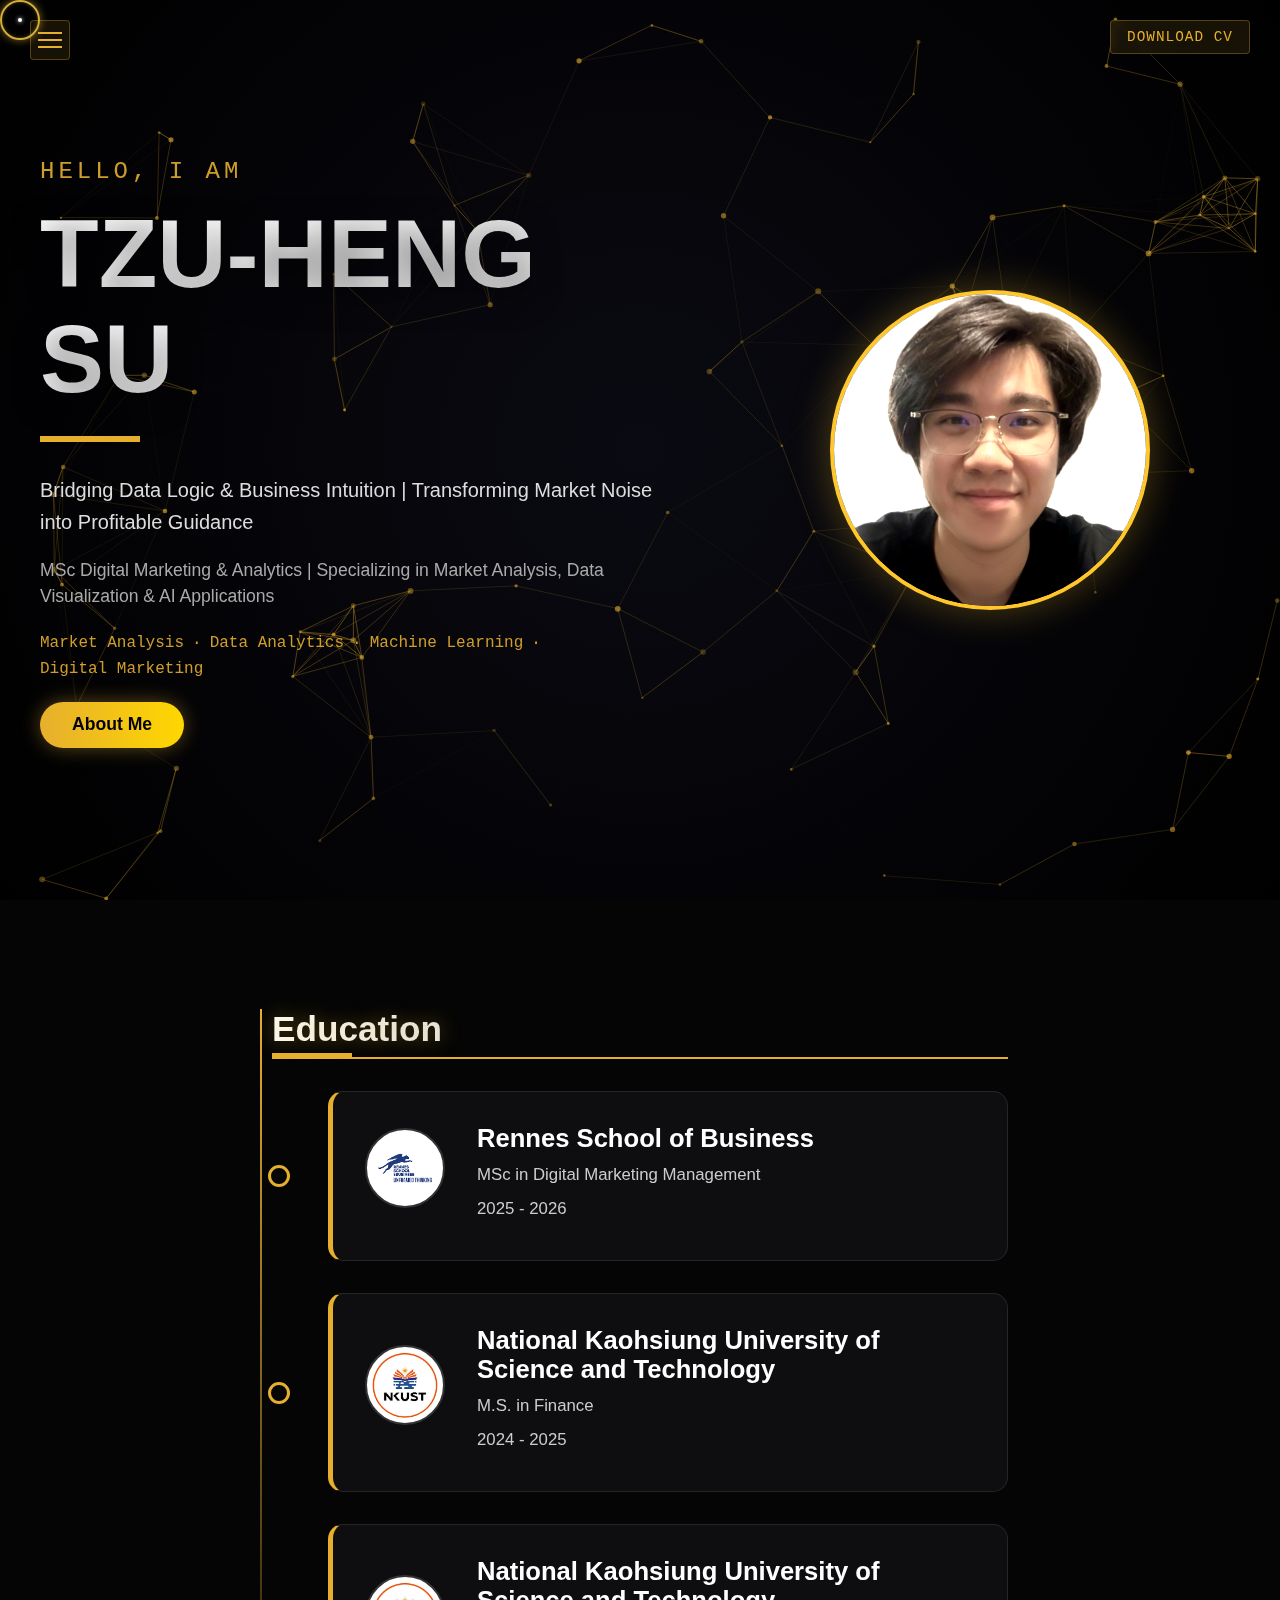
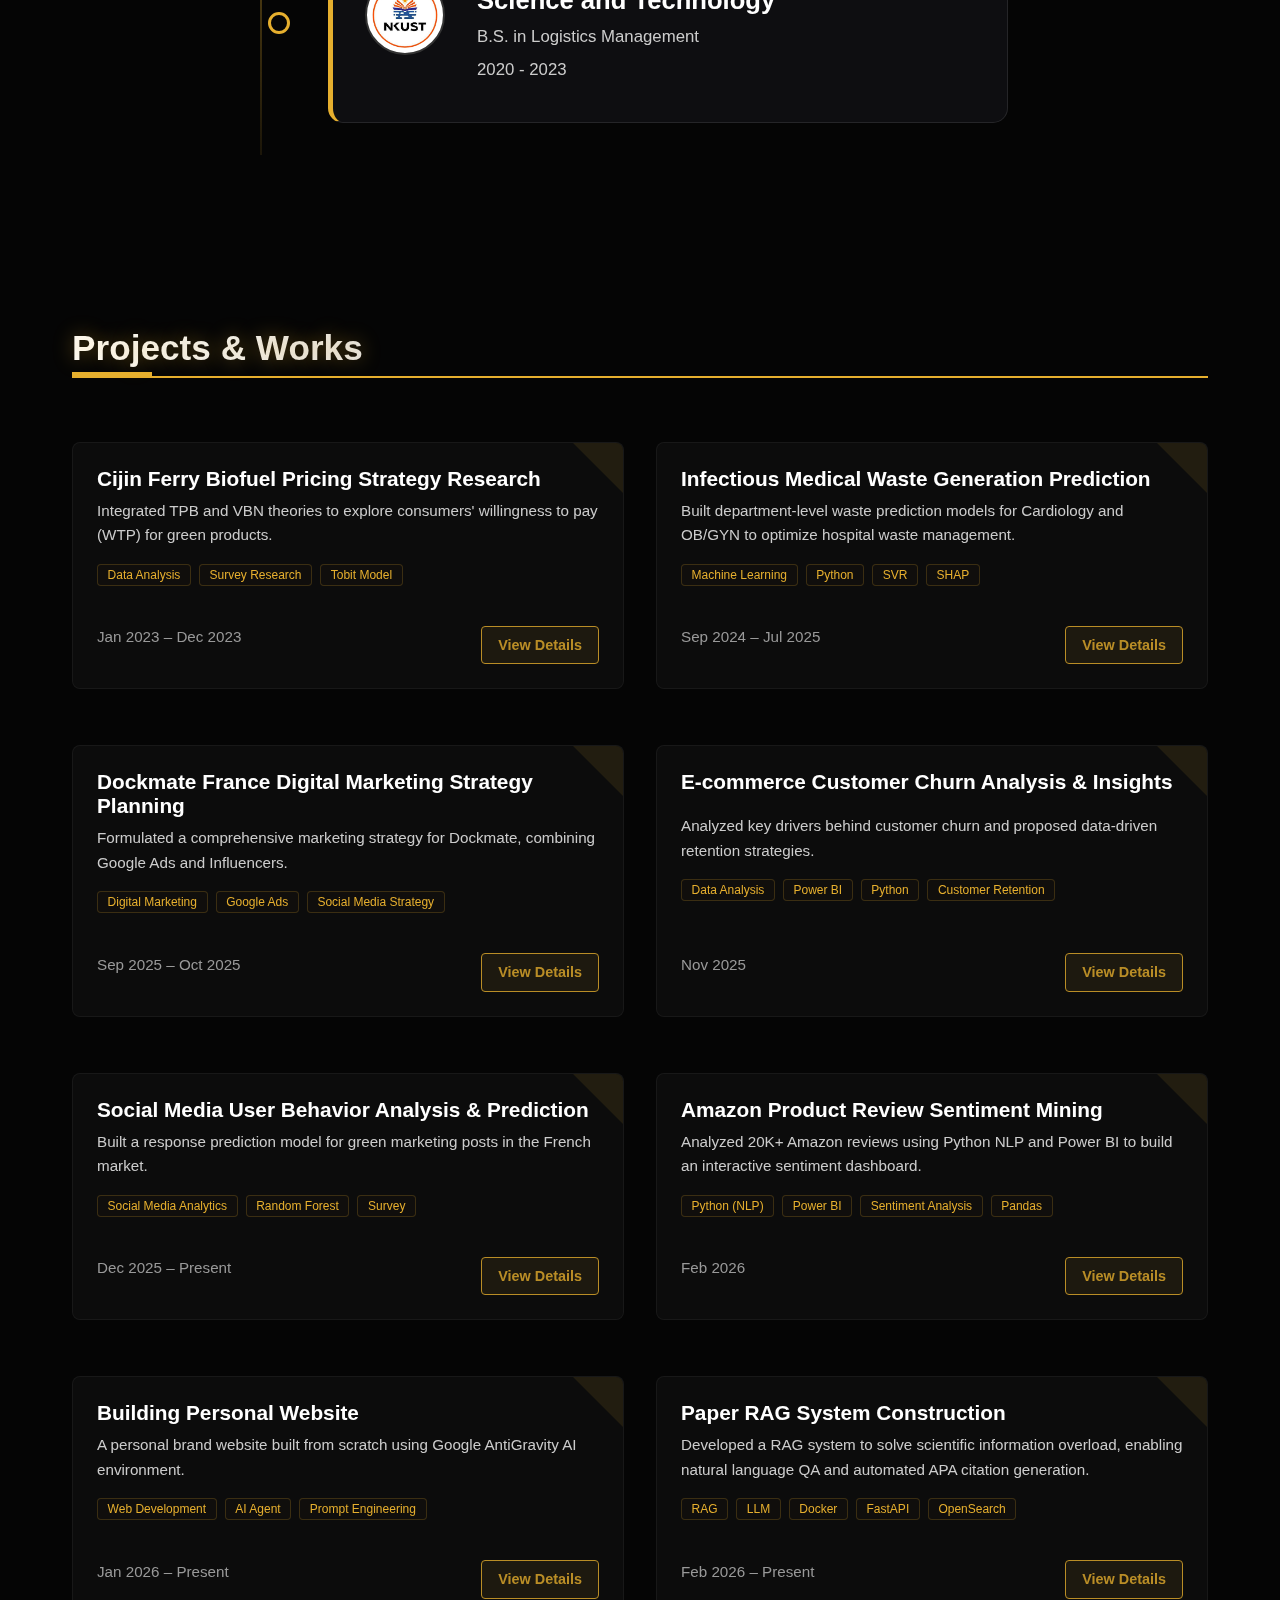
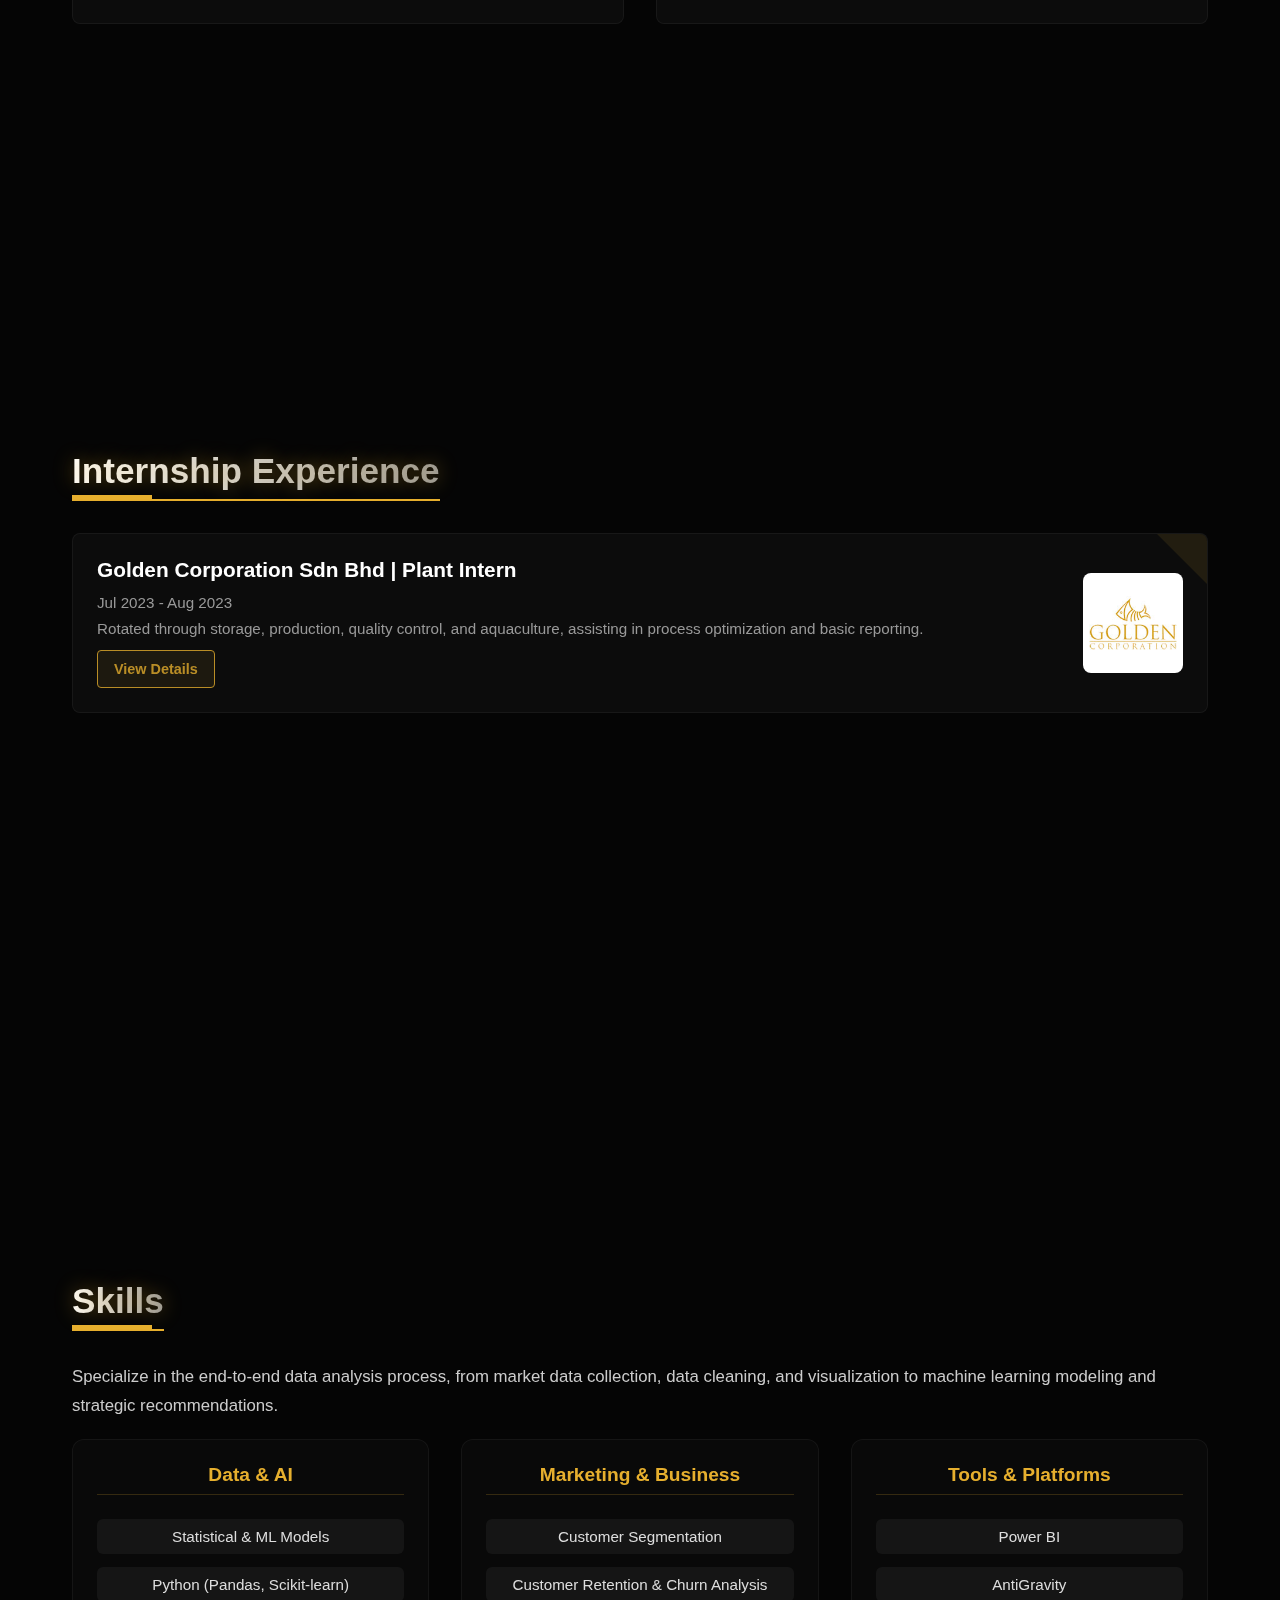
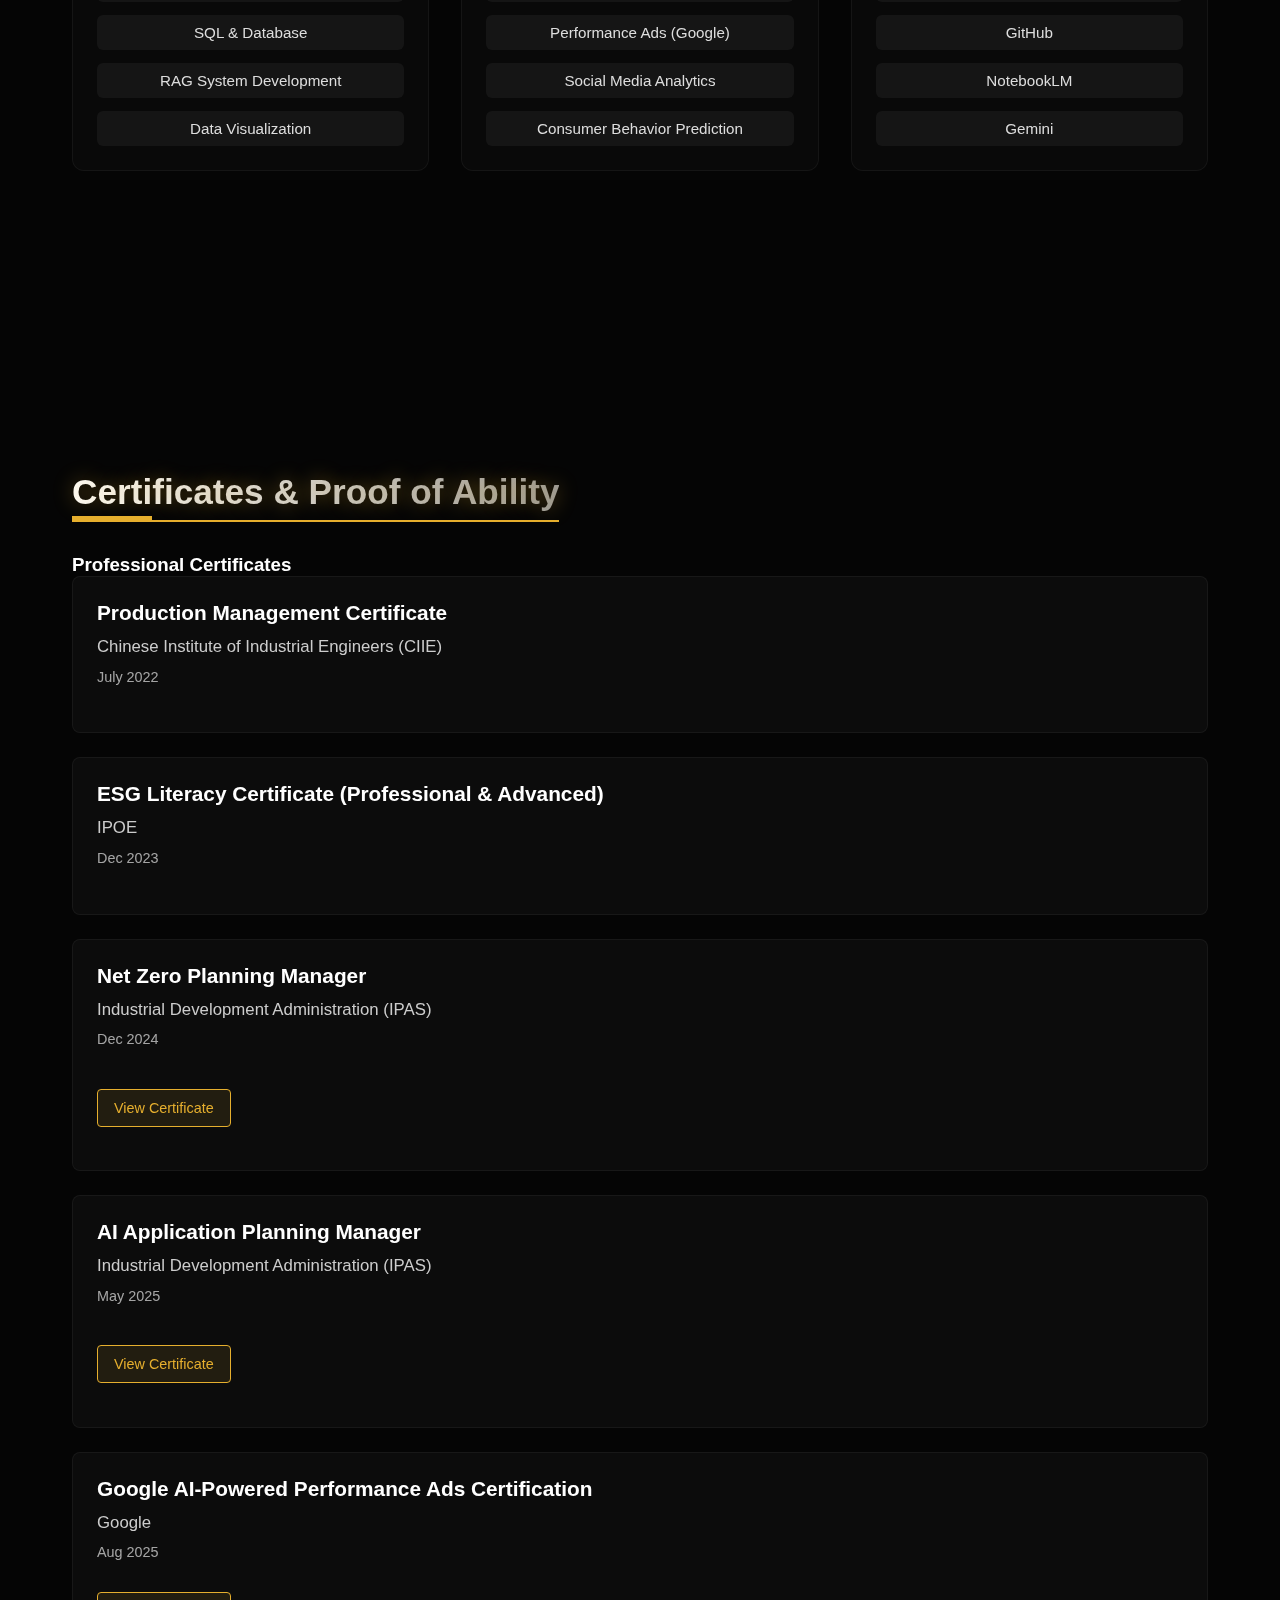
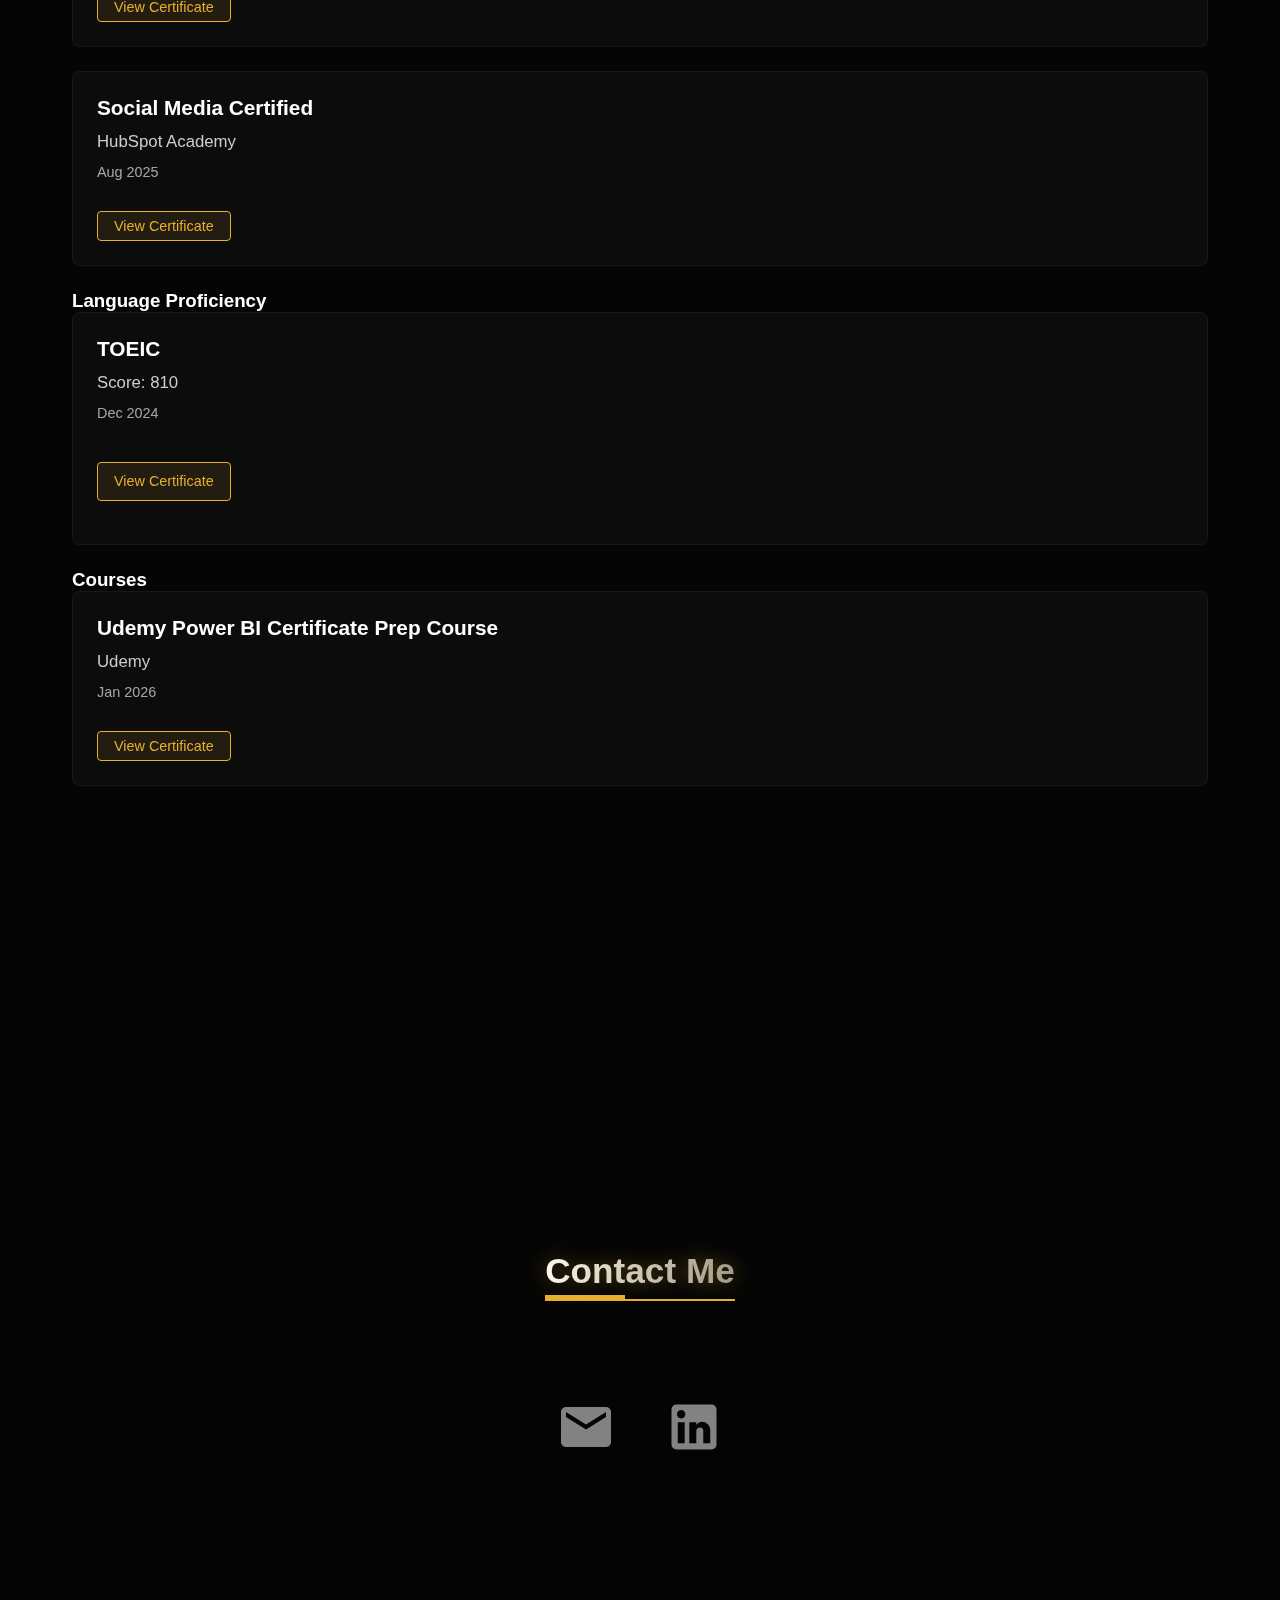
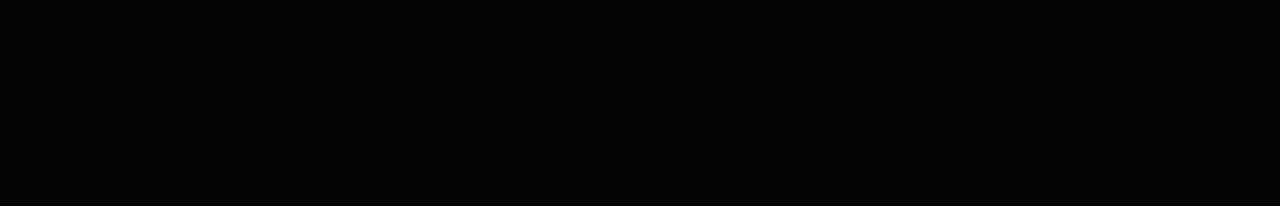
<file: index.html>
<!DOCTYPE html>
<html lang="en">

<head>
    <meta charset="UTF-8" />
    <meta name="viewport" content="width=device-width, initial-scale=1.0" />
    <title>Portfolio</title>
    <link rel="stylesheet" href="style_en.css?v=1.0">
    <link
        href="https://fonts.googleapis.com/css2?family=Orbitron:wght@400;700&family=Roboto:wght@300;400;700&display=swap"
        rel="stylesheet">
    <!-- FontAwesome for Icons -->
    <link rel="stylesheet" href="https://cdnjs.cloudflare.com/ajax/libs/font-awesome/6.4.0/css/all.min.css">
</head>

<body>
    <canvas id="bg-canvas"></canvas>

    <div class="top-buttons">
        <a id="resume-download" class="resume-btn" href="files/English_CV.pdf" download data-i18n="resume_btn">Download
            CV</a>
    </div>

    <!-- Hamburger Menu Button -->
    <button class="hamburger-btn" id="hamburger-btn" aria-label="Menu" type="button">
        <span></span>
        <span></span>
        <span></span>
    </button>

    <!-- Navigation Menu -->
    <nav class="side-nav" id="side-nav" aria-label="Page Navigation">
        <a href="#hero" data-i18n="nav_home">Home</a>
        <a href="#education" data-i18n="nav_edu">Education</a>
        <a href="#experience" data-i18n="nav_exp">Projects</a>
        <a href="#internship" data-i18n="nav_intern">Internship</a>
        <a href="#skills" data-i18n="nav_skills">Skills</a>
        <a href="#certificates" data-i18n="nav_cert">Certificates</a>
        <a href="#contact" data-i18n="nav_contact">Contact</a>
    </nav>

    <main id="main-container">
        <!-- Hero Section -->
        <section id="hero">
            <div class="content hero-container">
                <div class="hero-text-col">
                    <p class="greeting">HELLO, I AM</p>
                    <h1 data-i18n="name" class="brand-name"></h1>
                    <div class="brand-line"></div>
                    <p data-i18n="intro" class="brand-slogan"></p>

                    <!-- New Hero Elements -->
                    <p class="hero-subtitle" data-i18n="hero_subtitle"></p>
                    <div class="hero-tags" data-i18n="hero_tags"></div>

                    <button class="about-btn interactive-item" data-title-key="about_btn" data-desc-key="about_desc"
                        data-i18n="about_btn" type="button"></button>
                </div>

                <div class="hero-visual-col">
                    <div class="image-wrapper">
                        <img src="files/images/photo3.png" alt="profile" class="profile-img" />
                        <!-- Removed geometric-shape as it might clash with circle, or we can keep it if styled behind -->
                        <div class="geometric-shape"></div>
                    </div>
                </div>
            </div>
        </section>

        <!-- Education Section -->
        <section id="education">
            <div class="content tilt-card">
                <h2 data-i18n="edu_title"></h2>

                <div class="edu-item">
                    <div class="edu-text">
                        <h3 data-i18n="edu_3_school">Rennes School of Business</h3>
                        <p data-i18n="edu_3_major">MSc in Digital Marketing Management</p>
                        <p data-i18n="edu_3_time">2025 - 2026</p>
                    </div>
                    <img src="files/images/rsb_logo.png" alt="RSB Logo" class="edu-logo" />
                </div>

                <div class="edu-item">
                    <div class="edu-text">
                        <h3 data-i18n="edu_2_school">National Kaohsiung University of Science and Technology</h3>
                        <p data-i18n="edu_2_major">M.S. in Finance</p>
                        <p data-i18n="edu_2_time">2024 - 2025</p>
                    </div>
                    <img src="files/images/nkust_logo.jpeg" alt="NKUST Logo" class="edu-logo" />
                </div>

                <div class="edu-item">
                    <div class="edu-text">
                        <h3 data-i18n="edu_1_school">National Kaohsiung University of Science and Technology</h3>
                        <p data-i18n="edu_1_major">B.S. in Logistics Management</p>
                        <p data-i18n="edu_1_time">2020 - 2023</p>
                    </div>
                    <img src="files/images/nkust_logo.jpeg" alt="NKUST Logo" class="edu-logo" />
                </div>
            </div>
        </section>

        <!-- Experience Section -->
        <section id="experience">
            <div class="content tilt-card">
                <h2 data-i18n="exp_title"></h2>

                <div class="job-item" data-title-key="exp_1_role" data-desc-key="exp_1_detail">
                    <h3 data-i18n="exp_1_role"></h3>
                    <p class="project-summary" data-i18n="exp_1_summary"></p>
                    <div class="project-tags-list" data-i18n="exp_1_tags_list"></div>
                    <div class="job-footer">
                        <p data-i18n="exp_1_time">Jan 2023 – Dec 2023</p>
                        <p class="view-details" data-i18n="view_details_btn"></p>
                    </div>
                </div>

                <div class="job-item" data-title-key="exp_2_role" data-desc-key="exp_2_detail"
                    data-images-key="exp_2_imgs" data-images='[
                      {"src": "files/images/機器學習模型預測結果.png", "caption": "Validation of prediction accuracy"},
                      {"src": "files/images/W51 shap summary plot.png", "caption": "SHAP summary plot - Cardiology"},
                      {"src": "files/images/W51 因子重要性.png", "caption": "Feature Importance - Cardiology"}
                    ]'>
                    <h3 data-i18n="exp_2_role"></h3>
                    <p class="project-summary" data-i18n="exp_2_summary"></p>
                    <div class="project-tags-list" data-i18n="exp_2_tags_list"></div>
                    <div class="job-footer">
                        <p data-i18n="exp_2_time">Sep 2024 – Jul 2025</p>
                        <p class="view-details" data-i18n="view_details_btn"></p>
                    </div>
                </div>

                <div class="job-item" data-title-key="exp_3_role" data-desc-key="exp_3_detail">
                    <h3 data-i18n="exp_3_role"></h3>
                    <p class="project-summary" data-i18n="exp_3_summary"></p>
                    <div class="project-tags-list" data-i18n="exp_3_tags_list"></div>
                    <div class="job-footer">
                        <p data-i18n="exp_3_time">Sep 2025 – Oct 2025</p>
                        <p class="view-details" data-i18n="view_details_btn"></p>
                    </div>
                </div>

                <div class="job-item" data-title-key="exp_4_role" data-desc-key="exp_4_detail"
                    data-images-key="exp_4_imgs" data-images='[]'>
                    <h3 data-i18n="exp_4_role"></h3>
                    <p class="project-summary" data-i18n="exp_4_summary"></p>
                    <div class="project-tags-list" data-i18n="exp_4_tags_list"></div>
                    <div class="job-footer">
                        <p data-i18n="exp_4_time">Sep 2025 – Dec 2025</p>
                        <p class="view-details" data-i18n="view_details_btn"></p>
                    </div>
                </div>

                <div class="job-item" data-title-key="exp_5_role" data-desc-key="exp_5_detail">
                    <h3 data-i18n="exp_5_role"></h3>
                    <p class="project-summary" data-i18n="exp_5_summary"></p>
                    <div class="project-tags-list" data-i18n="exp_5_tags_list"></div>
                    <div class="job-footer">
                        <p data-i18n="exp_5_time">Dec 2025 – Present</p>
                        <p class="view-details" data-i18n="view_details_btn"></p>
                    </div>
                </div>

                <div class="job-item" data-title-key="exp_6_role" data-desc-key="exp_6_detail"
                    data-images-key="exp_6_imgs" data-images='[]'>
                    <h3 data-i18n="exp_6_role"></h3>
                    <p class="project-summary" data-i18n="exp_6_summary"></p>
                    <div class="project-tags-list" data-i18n="exp_6_tags_list"></div>
                    <div class="job-footer">
                        <p data-i18n="exp_6_time">Jan 2026</p>
                        <p class="view-details" data-i18n="view_details_btn"></p>
                    </div>
                </div>

                <div class="job-item" data-title-key="exp_7_role" data-desc-key="exp_7_detail">
                    <h3 data-i18n="exp_7_role"></h3>
                    <p class="project-summary" data-i18n="exp_7_summary"></p>
                    <div class="project-tags-list" data-i18n="exp_7_tags_list"></div>
                    <div class="job-footer">
                        <p data-i18n="exp_7_time">Jan 2026 – Present</p>
                        <p class="view-details" data-i18n="view_details_btn"></p>
                    </div>
                </div>

                <div class="job-item" data-title-key="exp_8_role" data-desc-key="exp_8_detail"
                    data-images-key="exp_8_imgs" data-images='[]'>
                    <h3 data-i18n="exp_8_role"></h3>
                    <p class="project-summary" data-i18n="exp_8_summary"></p>
                    <div class="project-tags-list" data-i18n="exp_8_tags_list"></div>
                    <div class="job-footer">
                        <p data-i18n="exp_8_time">Feb 2026 – Present</p>
                        <p class="view-details" data-i18n="view_details_btn"></p>
                    </div>
                </div>


            </div>
        </section>

        <!-- Internship Section -->
        <section id="internship">
            <div class="content tilt-card">
                <h2 data-i18n="intern_title">Internship Experience</h2>

                <div class="job-item job-item-with-logo" data-title-key="intern1role" data-desc-key="intern1detail"
                    data-images-key="intern_1_imgs" data-images='[
                      {"src": "files/images/golden1.JPG", "caption": "Photo with the Boss~"},
                      {"src": "files/images/golden2.JPG", "caption": "Photo with Staff~"},
                      {"src": "files/images/golden3.JPG", "caption": "Experiencing the QC Station~"}
                    ]'>
                    <div class="job-text">
                        <h3 data-i18n="intern_1_title">Golden Corporation Sdn Bhd | Plant Intern</h3>
                        <p data-i18n="intern_1_time">Jul 2023 - Aug 2023</p>
                        <p class="intern-desc" data-i18n="intern_1_desc"></p>
                        <p class="view-details" data-i18n="view_details_btn"></p>
                    </div>
                    <img src="files/images/golden_corporation_logo.jpg" class="company-logo"
                        alt="Golden Corporation Logo" />
                </div>


            </div>
        </section>

        <!-- Skills Section -->
        <section id="skills">
            <div class="content tilt-card">
                <h2 data-i18n="skills_title"></h2>
                <p class="section-summary" data-i18n="skills_summary"></p>

                <div class="skills-container-v3">
                    <div class="skill-category">
                        <h3 data-i18n="skill_cat_1">Data & AI</h3>
                        <div class="skill-items" data-i18n="skill_list_1"></div>
                    </div>
                    <div class="skill-category">
                        <h3 data-i18n="skill_cat_2">Marketing & Business</h3>
                        <div class="skill-items" data-i18n="skill_list_2"></div>
                    </div>
                    <div class="skill-category">
                        <h3 data-i18n="skill_cat_3">Tools & Platforms</h3>
                        <div class="skill-items" data-i18n="skill_list_3"></div>
                    </div>
                </div>


            </div>
        </section>

        <!-- Certificates Section -->
        <section id="certificates">
            <div class="content tilt-card">
                <h2 data-i18n="cert_title"></h2>

                <div class="cert-list">
                    <!-- Professional Certificates -->
                    <h3 class="cert-subtitle" data-i18n="cert_subtitle_prof"></h3>
                    <div class="cert-item">
                        <h3 data-i18n="cert_1_name"></h3>
                        <p data-i18n="cert_1_detail"></p>
                    </div>
                    <div class="cert-item">
                        <h3 data-i18n="cert_2_name"></h3>
                        <p data-i18n="cert_2_detail"></p>
                    </div>
                    <div class="cert-item">
                        <h3 data-i18n="cert_3_name"></h3>
                        <p data-i18n="cert_3_detail"></p>
                    </div>
                    <div class="cert-item">
                        <h3 data-i18n="cert_4_name"></h3>
                        <p data-i18n="cert_4_detail"></p>
                    </div>
                    <div class="cert-item">
                        <h3 data-i18n="cert_google_name"></h3>
                        <p data-i18n="cert_google_detail"></p>
                        <a href="files/google ads ai cer.pdf" target="_blank" class="cert-link custom-btn"
                            data-i18n="view_cert_btn"></a>
                    </div>
                    <div class="cert-item">
                        <h3 data-i18n="cert_hubspot_name"></h3>
                        <p data-i18n="cert_hubspot_detail"></p>
                        <a href="files/images/HUBSPOT social media cer.png" target="_blank" class="cert-link custom-btn"
                            data-i18n="view_cert_btn"></a>
                    </div>

                    <!-- Language Proficiency -->
                    <h3 class="cert-subtitle" data-i18n="cert_subtitle_lang"></h3>
                    <div class="cert-item">
                        <h3 data-i18n="cert_5_name"></h3>
                        <p data-i18n="cert_5_detail"></p>
                    </div>

                    <!-- Courses -->
                    <h3 class="cert-subtitle" data-i18n="cert_subtitle_course"></h3>
                    <div class="cert-item">
                        <h3 data-i18n="cert_6_name"></h3>
                        <p data-i18n="cert_6_detail"></p>
                        <a href="files/power bi certification prep.pdf" target="_blank" class="cert-link custom-btn"
                            data-i18n="view_cert_btn"></a>
                    </div>
                </div>
            </div>
        </section>

        <!-- Contact Section -->
        <section id="contact">
            <div class="content tilt-card">
                <h2 data-i18n="contact_title"></h2>

                <div class="contact-icons">
                    <!-- Email -->
                    <a href="mailto:sf0974027696@gmail.com" class="icon-link" aria-label="Email">
                        <svg viewBox="0 0 24 24" fill="currentColor" width="40" height="40">
                            <path
                                d="M20 4H4c-1.1 0-1.99.9-1.99 2L2 18c0 1.1.9 2 2 2h16c1.1 0 2-.9 2-2V6c0-1.1-.9-2-2-2zm0 4l-8 5-8-5V6l8 5 8-5v2z" />
                        </svg>
                    </a>

                    <!-- LinkedIn -->
                    <a href="https://www.linkedin.com/in/tzu-heng-su-6a806735b" target="_blank" class="icon-link"
                        aria-label="LinkedIn">
                        <svg viewBox="0 0 24 24" fill="currentColor" width="40" height="40">
                            <path
                                d="M19 3a2 2 0 0 1 2 2v14a2 2 0 0 1-2 2H5a2 2 0 0 1-2-2V5a2 2 0 0 1 2-2h14m-.5 15.5v-5.3a3.26 3.26 0 0 0-3.26-3.26c-.85 0-1.84.52-2.32 1.3v-1.11h-2.79v8.37h2.79v-4.93c0-.77.62-1.4 1.39-1.4a1.4 1.4 0 0 1 1.4 1.4v4.93h2.79M6.88 8.56a1.68 1.68 0 0 0 1.68-1.68c0-.93-.75-1.69-1.68-1.69a1.69 1.69 0 0 0-1.69 1.69c0 .93.76 1.68 1.69 1.68m1.39 9.94v-8.37H5.5v8.37h2.77z" />
                        </svg>
                    </a>


                </div>
            </div>
        </section>
    </main>

    <!-- Modal -->
    <div id="skill-modal" class="modal">
        <div class="modal-content">
            <span class="close-btn">&times;</span>
            <h3 id="modal-title"></h3>
            <p id="modal-desc"></p>
            <div id="modal-images" class="modal-images"></div>
        </div>
    </div>

    <!-- Main Script -->
    <script src="script_en.js?v=1.0"></script>
</body>

</html>
</file>
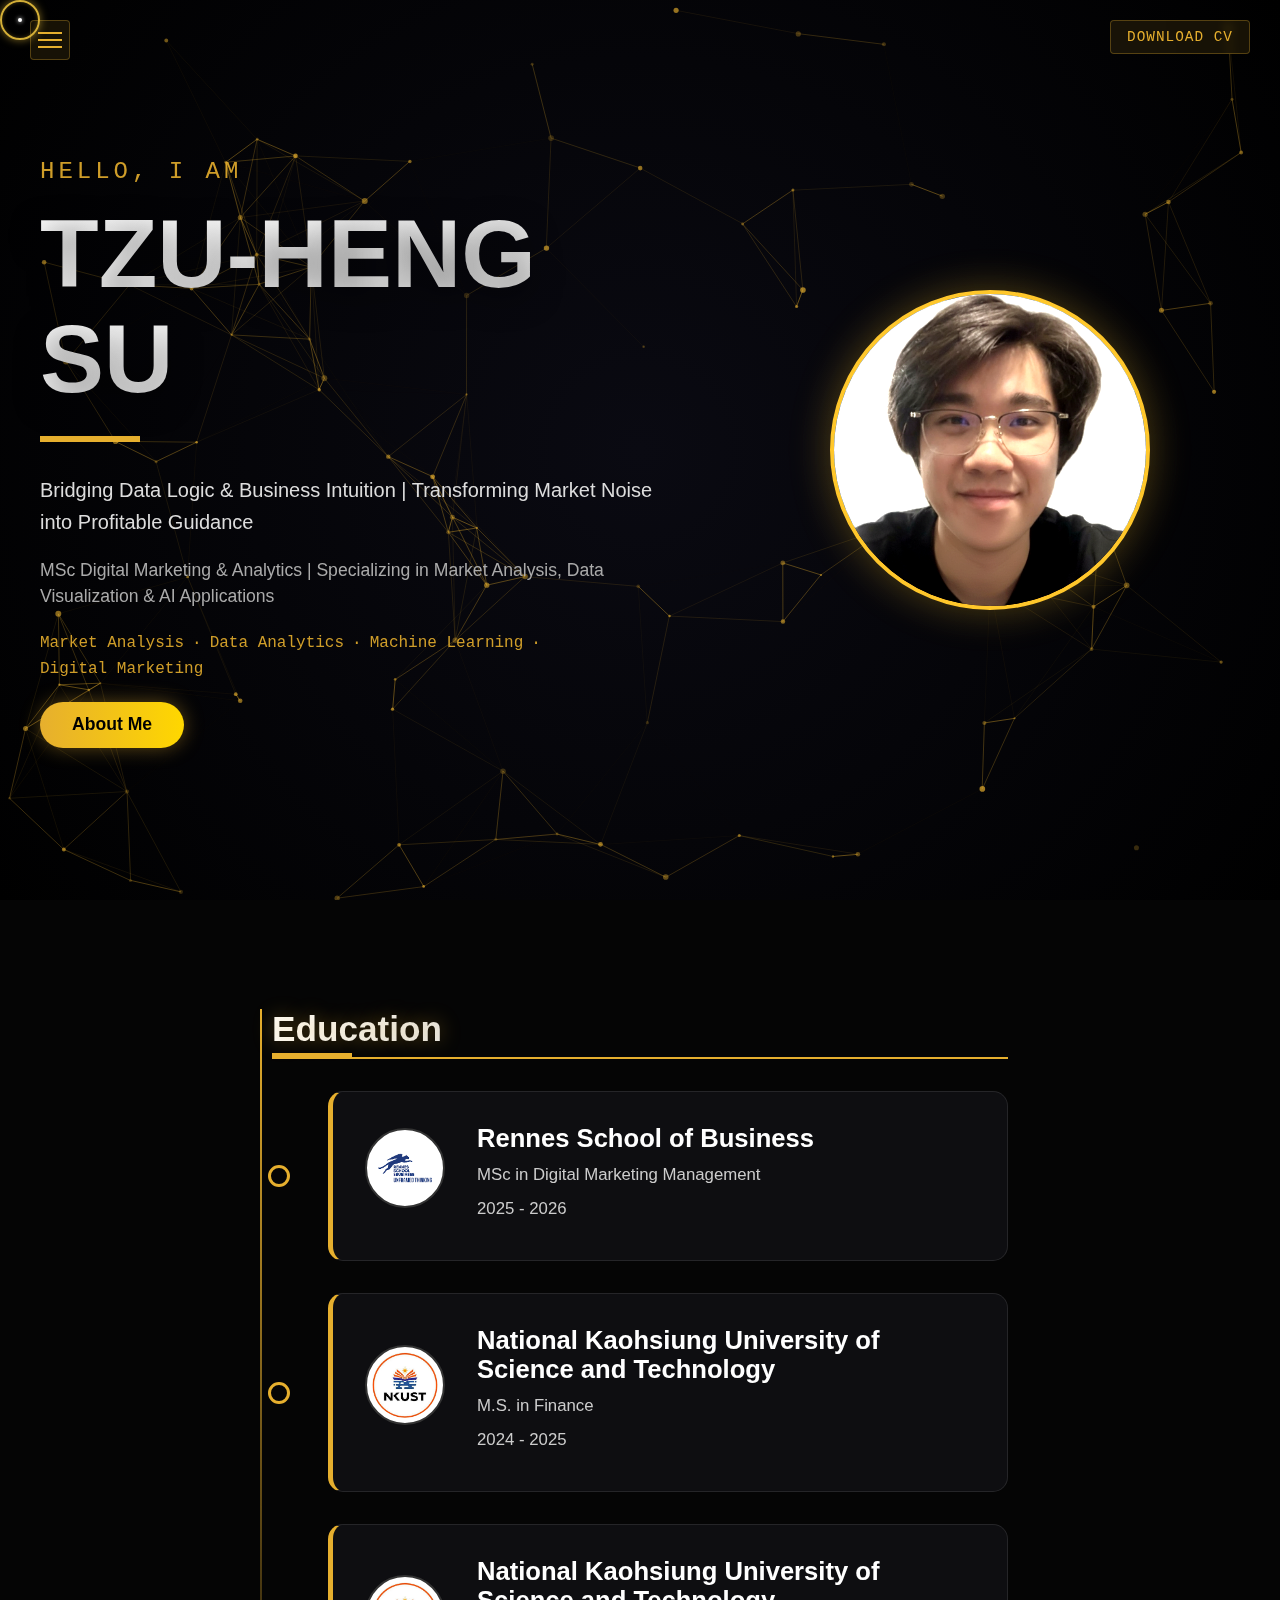
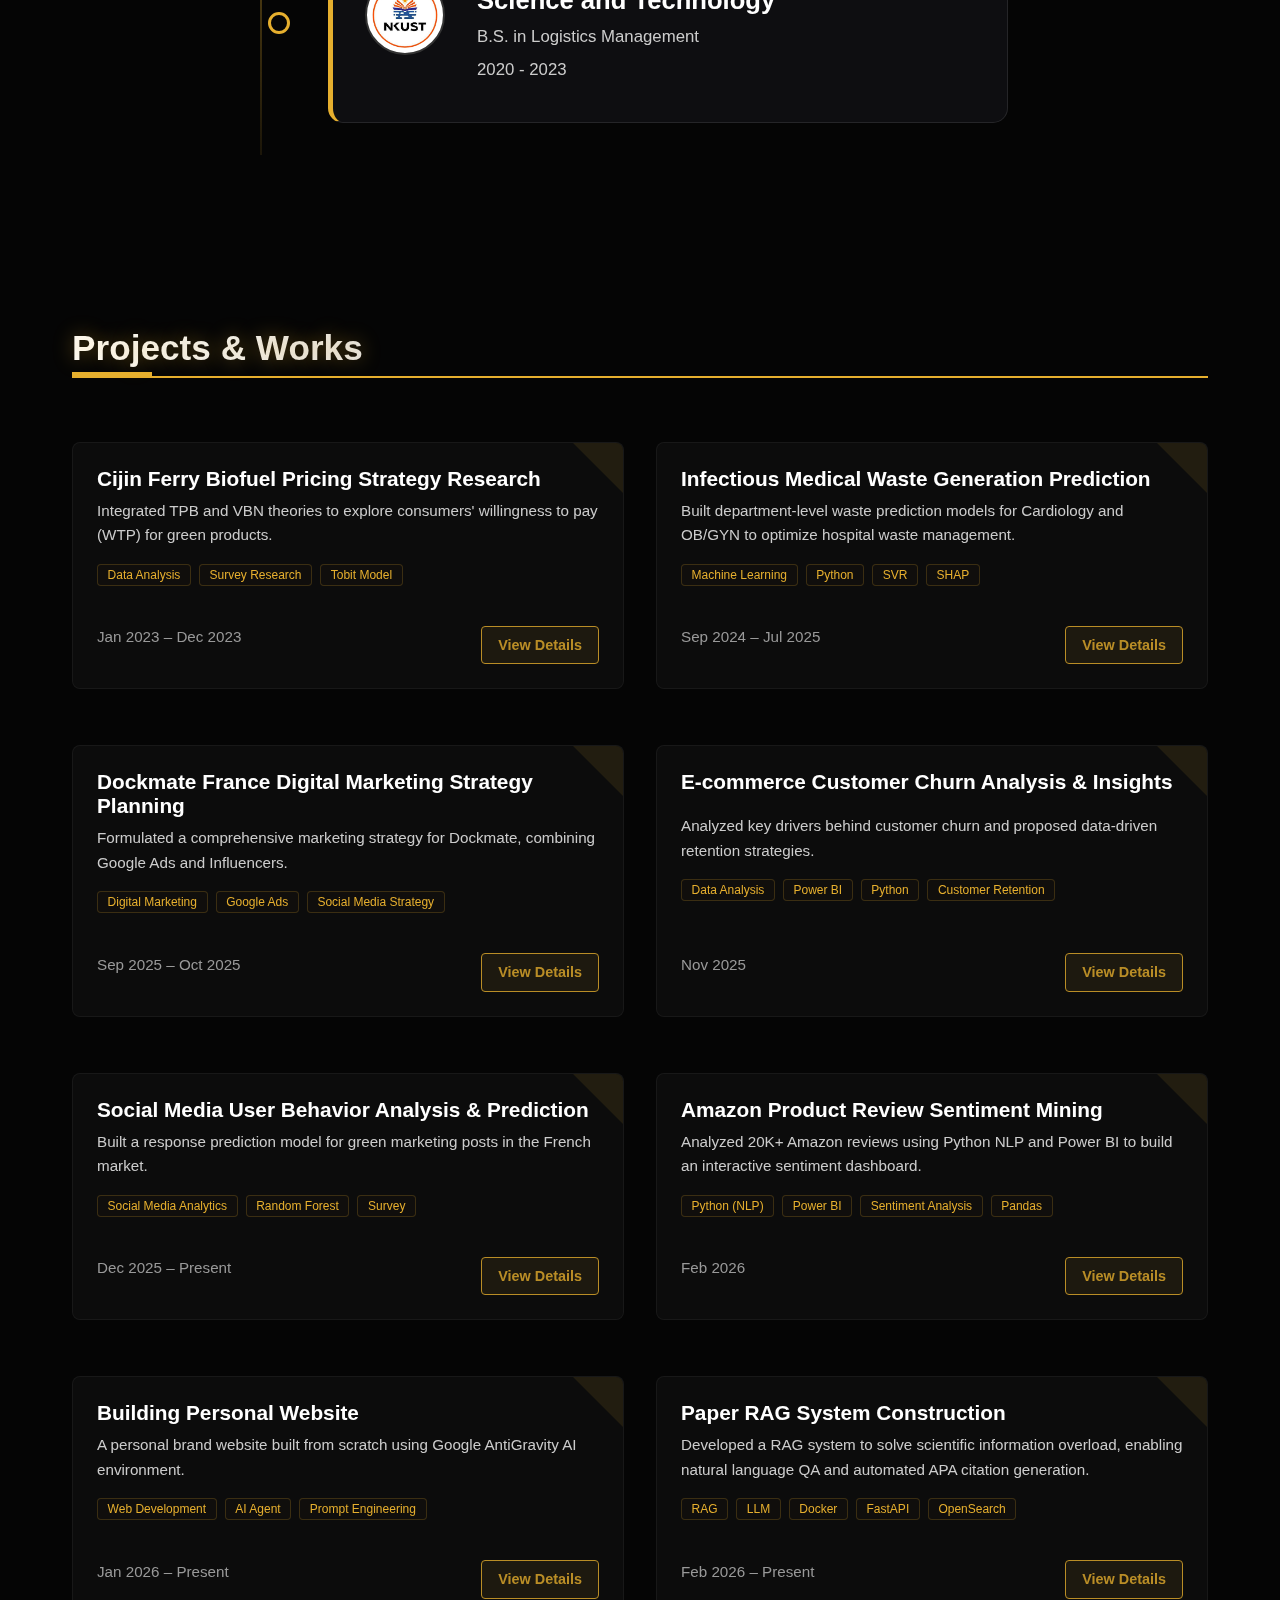
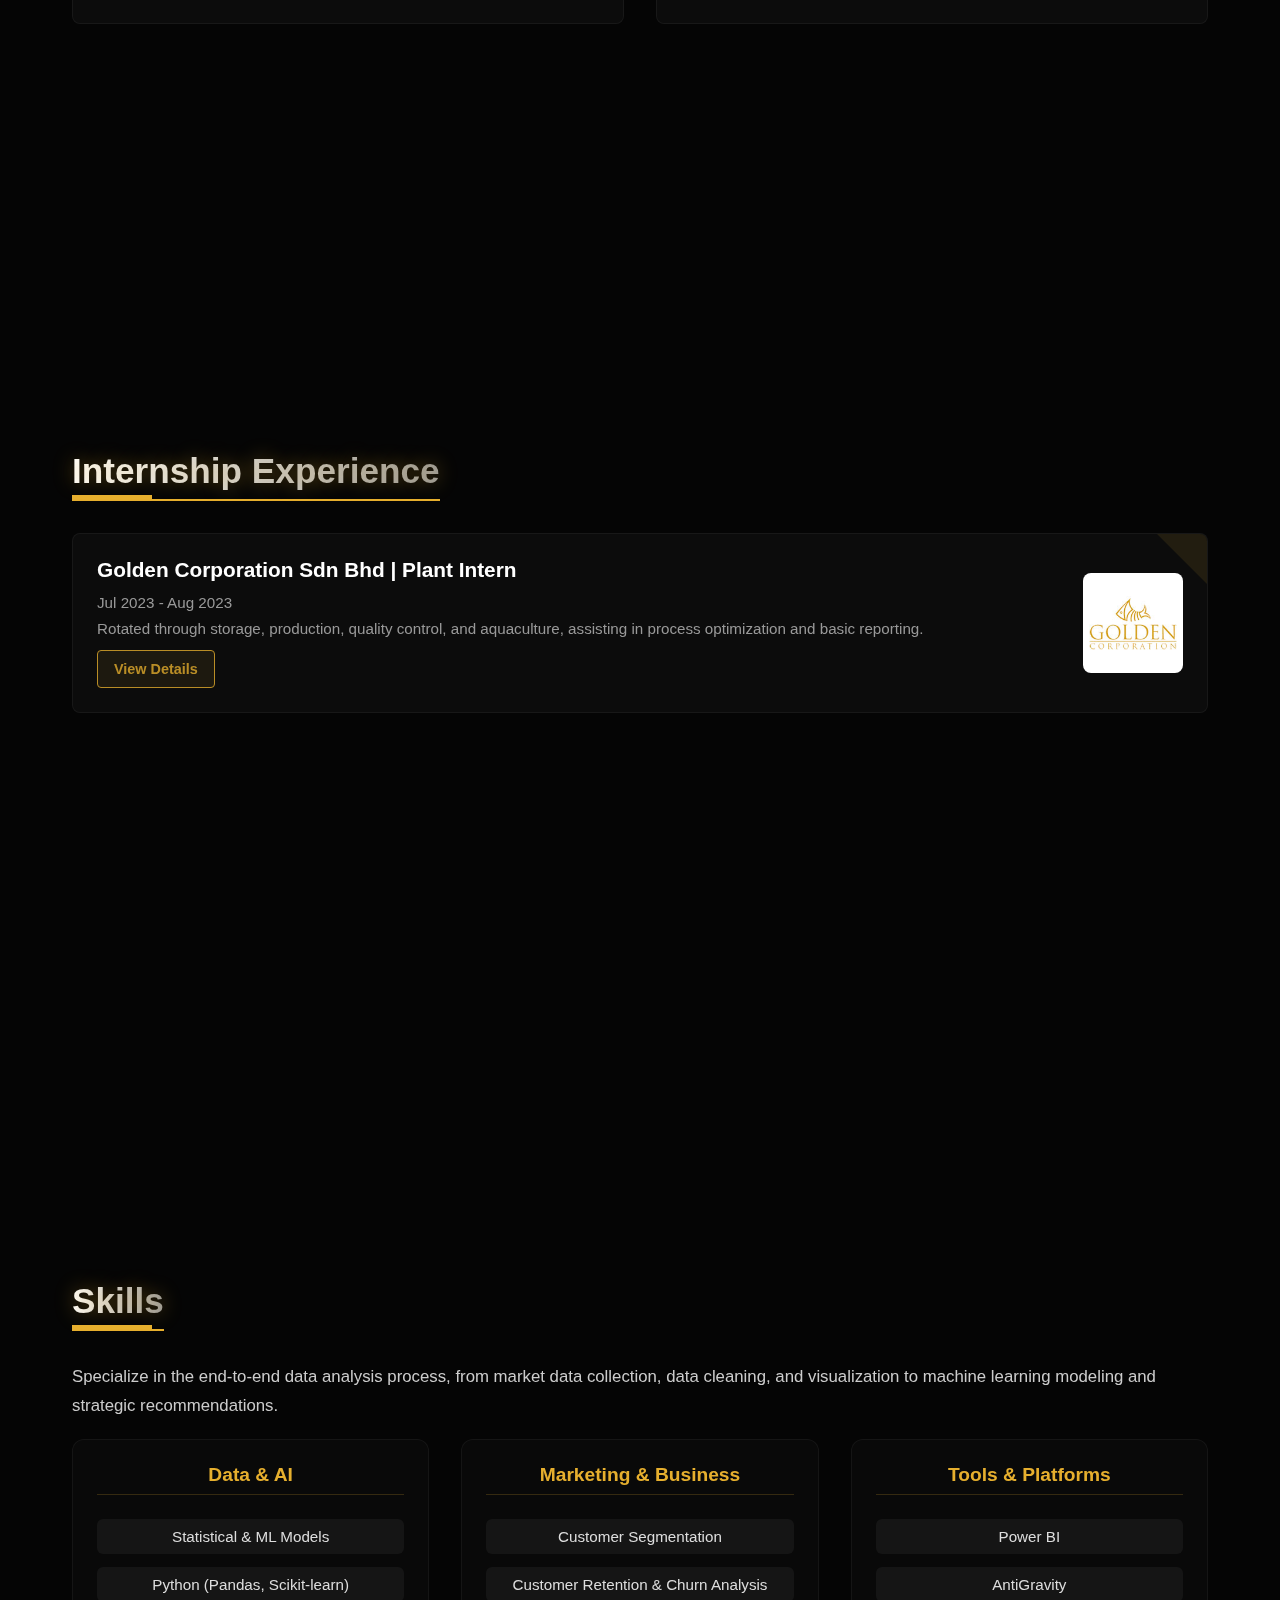
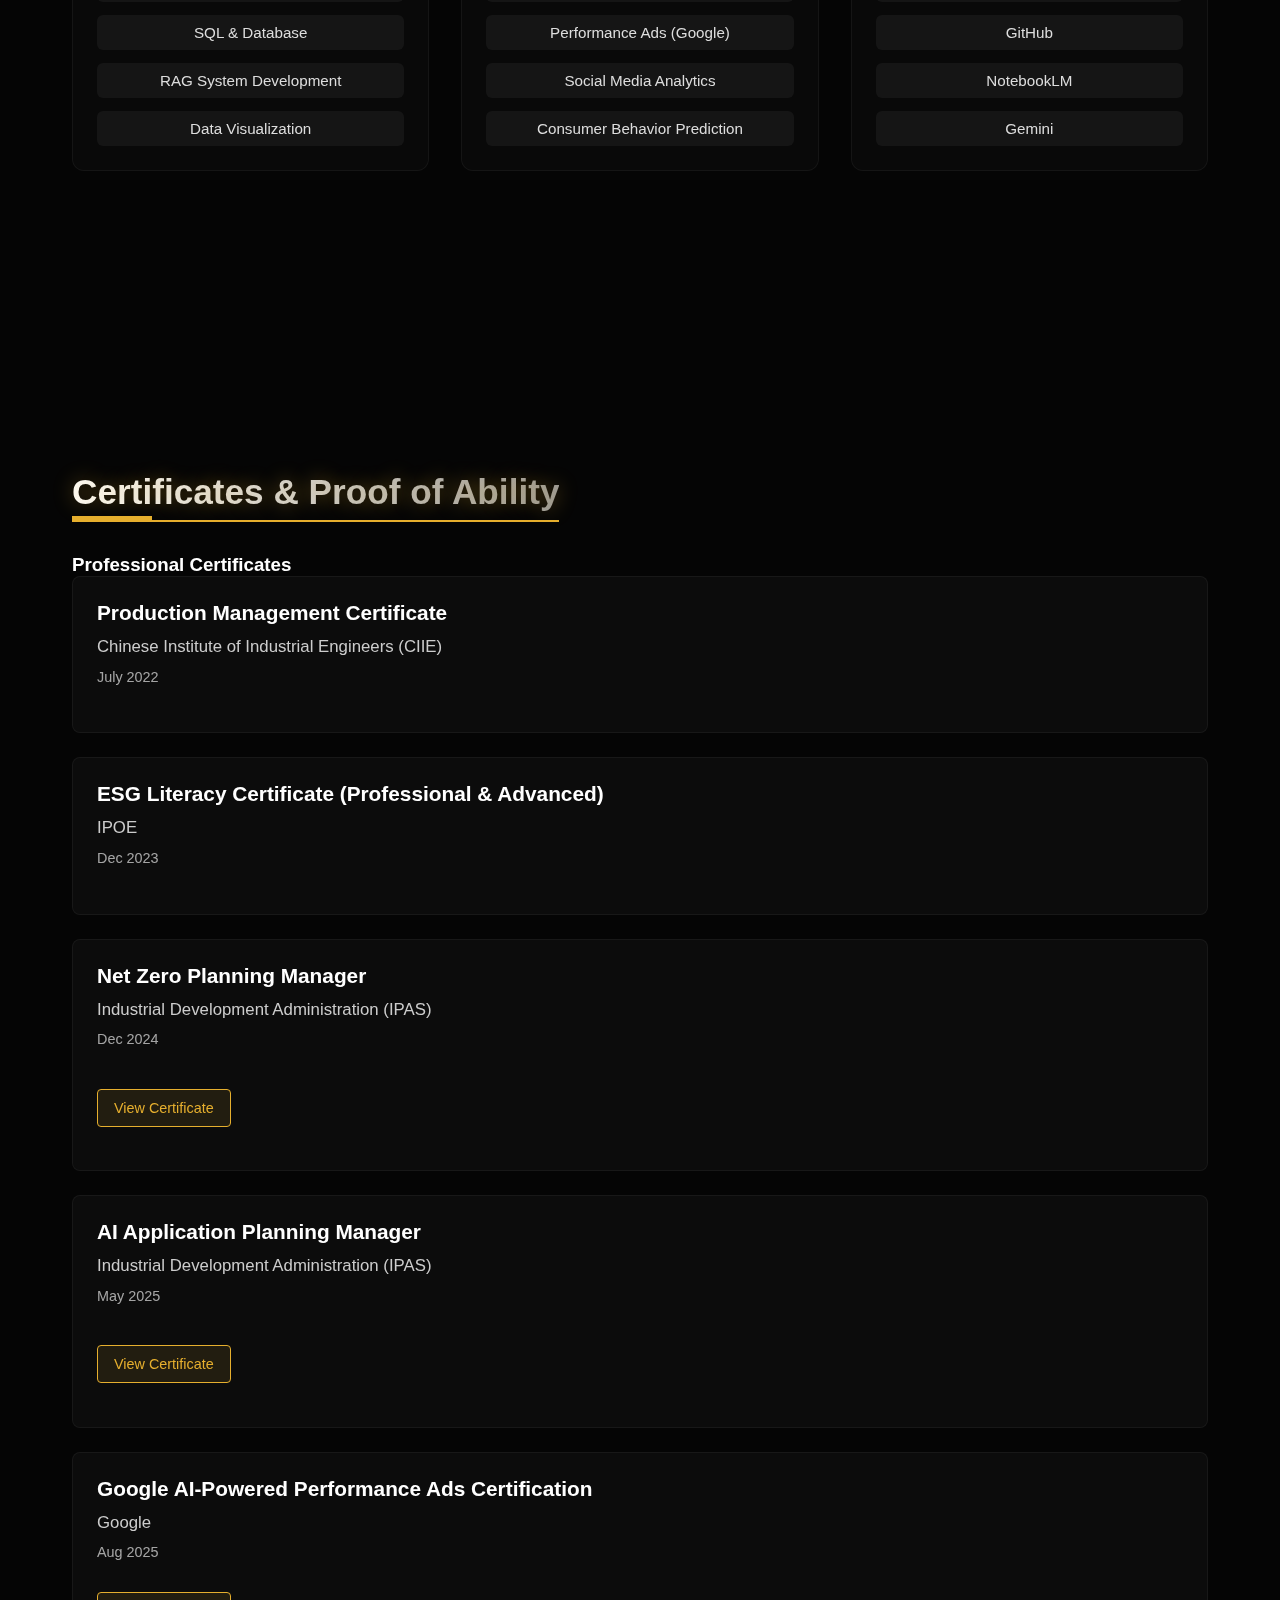
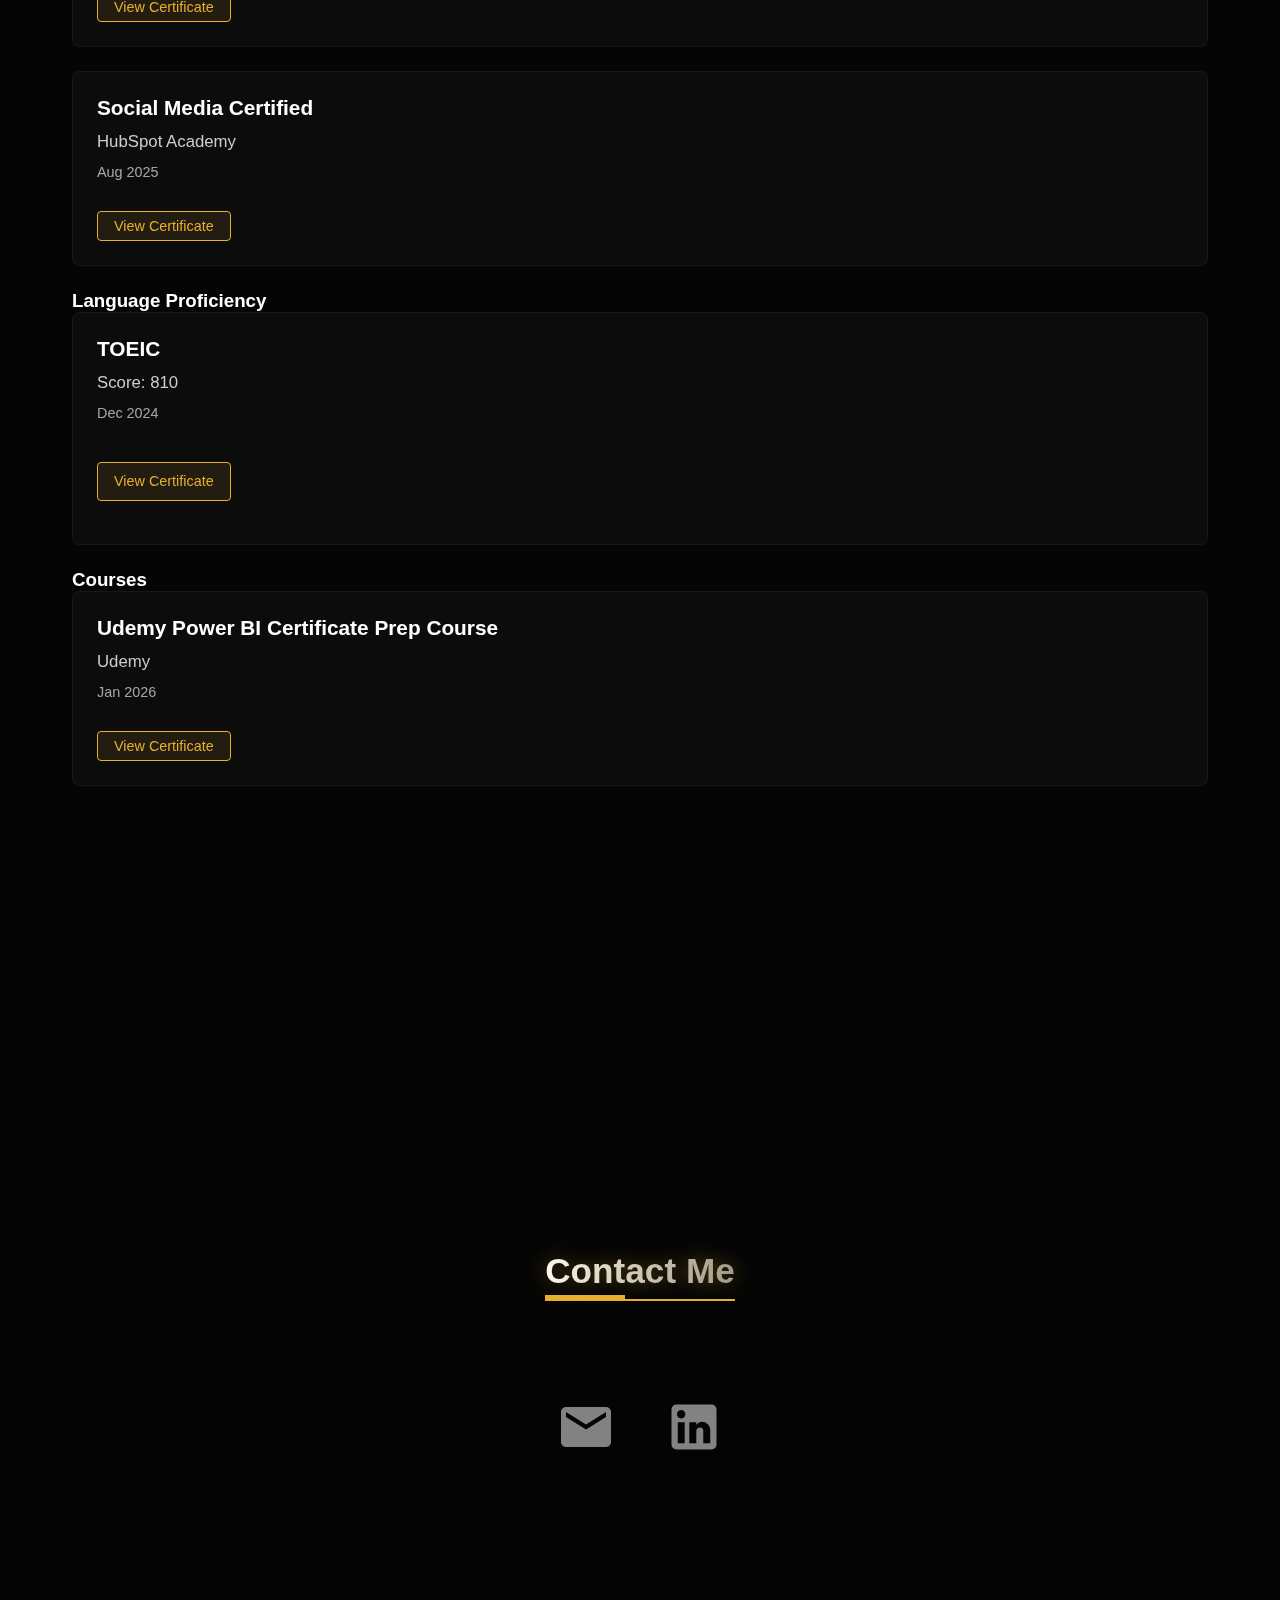
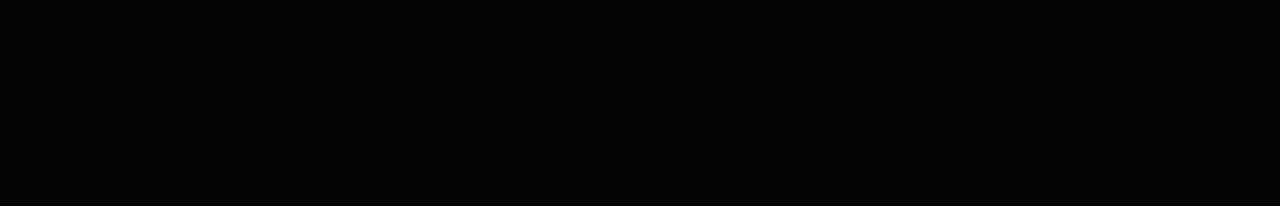
<file: index_en.html>
<!DOCTYPE html>
<html lang="en">

<head>
    <meta charset="UTF-8" />
    <meta name="viewport" content="width=device-width, initial-scale=1.0" />
    <title>Portfolio</title>
    <link rel="stylesheet" href="style_en.css?v=1.0">
    <link
        href="https://fonts.googleapis.com/css2?family=Orbitron:wght@400;700&family=Roboto:wght@300;400;700&display=swap"
        rel="stylesheet">
    <!-- FontAwesome for Icons -->
    <link rel="stylesheet" href="https://cdnjs.cloudflare.com/ajax/libs/font-awesome/6.4.0/css/all.min.css">
</head>

<body>
    <canvas id="bg-canvas"></canvas>

    <div class="top-buttons">
        <a id="resume-download" class="resume-btn" href="files/English_CV.pdf" download data-i18n="resume_btn">Download
            CV</a>
    </div>

    <!-- Hamburger Menu Button -->
    <button class="hamburger-btn" id="hamburger-btn" aria-label="Menu" type="button">
        <span></span>
        <span></span>
        <span></span>
    </button>

    <!-- Navigation Menu -->
    <nav class="side-nav" id="side-nav" aria-label="Page Navigation">
        <a href="#hero" data-i18n="nav_home">Home</a>
        <a href="#education" data-i18n="nav_edu">Education</a>
        <a href="#experience" data-i18n="nav_exp">Projects</a>
        <a href="#internship" data-i18n="nav_intern">Internship</a>
        <a href="#skills" data-i18n="nav_skills">Skills</a>
        <a href="#certificates" data-i18n="nav_cert">Certificates</a>
        <a href="#contact" data-i18n="nav_contact">Contact</a>
    </nav>

    <main id="main-container">
        <!-- Hero Section -->
        <section id="hero">
            <div class="content hero-container">
                <div class="hero-text-col">
                    <p class="greeting">HELLO, I AM</p>
                    <h1 data-i18n="name" class="brand-name"></h1>
                    <div class="brand-line"></div>
                    <p data-i18n="intro" class="brand-slogan"></p>

                    <!-- New Hero Elements -->
                    <p class="hero-subtitle" data-i18n="hero_subtitle"></p>
                    <div class="hero-tags" data-i18n="hero_tags"></div>

                    <button class="about-btn interactive-item" data-title-key="about_btn" data-desc-key="about_desc"
                        data-i18n="about_btn" type="button"></button>
                </div>

                <div class="hero-visual-col">
                    <div class="image-wrapper">
                        <img src="files/images/photo3.png" alt="profile" class="profile-img" />
                        <!-- Removed geometric-shape as it might clash with circle, or we can keep it if styled behind -->
                        <div class="geometric-shape"></div>
                    </div>
                </div>
            </div>
        </section>

        <!-- Education Section -->
        <section id="education">
            <div class="content tilt-card">
                <h2 data-i18n="edu_title"></h2>

                <div class="edu-item">
                    <div class="edu-text">
                        <h3 data-i18n="edu_3_school">Rennes School of Business</h3>
                        <p data-i18n="edu_3_major">MSc in Digital Marketing Management</p>
                        <p data-i18n="edu_3_time">2025 - 2026</p>
                    </div>
                    <img src="files/images/rsb_logo.png" alt="RSB Logo" class="edu-logo" />
                </div>

                <div class="edu-item">
                    <div class="edu-text">
                        <h3 data-i18n="edu_2_school">National Kaohsiung University of Science and Technology</h3>
                        <p data-i18n="edu_2_major">M.S. in Finance</p>
                        <p data-i18n="edu_2_time">2024 - 2025</p>
                    </div>
                    <img src="files/images/nkust_logo.jpeg" alt="NKUST Logo" class="edu-logo" />
                </div>

                <div class="edu-item">
                    <div class="edu-text">
                        <h3 data-i18n="edu_1_school">National Kaohsiung University of Science and Technology</h3>
                        <p data-i18n="edu_1_major">B.S. in Logistics Management</p>
                        <p data-i18n="edu_1_time">2020 - 2023</p>
                    </div>
                    <img src="files/images/nkust_logo.jpeg" alt="NKUST Logo" class="edu-logo" />
                </div>
            </div>
        </section>

        <!-- Experience Section -->
        <section id="experience">
            <div class="content tilt-card">
                <h2 data-i18n="exp_title"></h2>

                <div class="job-item" data-title-key="exp_1_role" data-desc-key="exp_1_detail">
                    <h3 data-i18n="exp_1_role"></h3>
                    <p class="project-summary" data-i18n="exp_1_summary"></p>
                    <div class="project-tags-list" data-i18n="exp_1_tags_list"></div>
                    <div class="job-footer">
                        <p data-i18n="exp_1_time">Jan 2023 – Dec 2023</p>
                        <p class="view-details" data-i18n="view_details_btn"></p>
                    </div>
                </div>

                <div class="job-item" data-title-key="exp_2_role" data-desc-key="exp_2_detail"
                    data-images-key="exp_2_imgs" data-images='[
                      {"src": "files/images/機器學習模型預測結果.png", "caption": "Validation of prediction accuracy"},
                      {"src": "files/images/W51 shap summary plot.png", "caption": "SHAP summary plot - Cardiology"},
                      {"src": "files/images/W51 因子重要性.png", "caption": "Feature Importance - Cardiology"}
                    ]'>
                    <h3 data-i18n="exp_2_role"></h3>
                    <p class="project-summary" data-i18n="exp_2_summary"></p>
                    <div class="project-tags-list" data-i18n="exp_2_tags_list"></div>
                    <div class="job-footer">
                        <p data-i18n="exp_2_time">Sep 2024 – Jul 2025</p>
                        <p class="view-details" data-i18n="view_details_btn"></p>
                    </div>
                </div>

                <div class="job-item" data-title-key="exp_3_role" data-desc-key="exp_3_detail">
                    <h3 data-i18n="exp_3_role"></h3>
                    <p class="project-summary" data-i18n="exp_3_summary"></p>
                    <div class="project-tags-list" data-i18n="exp_3_tags_list"></div>
                    <div class="job-footer">
                        <p data-i18n="exp_3_time">Sep 2025 – Oct 2025</p>
                        <p class="view-details" data-i18n="view_details_btn"></p>
                    </div>
                </div>

                <div class="job-item" data-title-key="exp_4_role" data-desc-key="exp_4_detail"
                    data-images-key="exp_4_imgs" data-images='[]'>
                    <h3 data-i18n="exp_4_role"></h3>
                    <p class="project-summary" data-i18n="exp_4_summary"></p>
                    <div class="project-tags-list" data-i18n="exp_4_tags_list"></div>
                    <div class="job-footer">
                        <p data-i18n="exp_4_time">Sep 2025 – Dec 2025</p>
                        <p class="view-details" data-i18n="view_details_btn"></p>
                    </div>
                </div>

                <div class="job-item" data-title-key="exp_5_role" data-desc-key="exp_5_detail">
                    <h3 data-i18n="exp_5_role"></h3>
                    <p class="project-summary" data-i18n="exp_5_summary"></p>
                    <div class="project-tags-list" data-i18n="exp_5_tags_list"></div>
                    <div class="job-footer">
                        <p data-i18n="exp_5_time">Dec 2025 – Present</p>
                        <p class="view-details" data-i18n="view_details_btn"></p>
                    </div>
                </div>

                <div class="job-item" data-title-key="exp_6_role" data-desc-key="exp_6_detail"
                    data-images-key="exp_6_imgs" data-images='[]'>
                    <h3 data-i18n="exp_6_role"></h3>
                    <p class="project-summary" data-i18n="exp_6_summary"></p>
                    <div class="project-tags-list" data-i18n="exp_6_tags_list"></div>
                    <div class="job-footer">
                        <p data-i18n="exp_6_time">Jan 2026</p>
                        <p class="view-details" data-i18n="view_details_btn"></p>
                    </div>
                </div>

                <div class="job-item" data-title-key="exp_7_role" data-desc-key="exp_7_detail">
                    <h3 data-i18n="exp_7_role"></h3>
                    <p class="project-summary" data-i18n="exp_7_summary"></p>
                    <div class="project-tags-list" data-i18n="exp_7_tags_list"></div>
                    <div class="job-footer">
                        <p data-i18n="exp_7_time">Jan 2026 – Present</p>
                        <p class="view-details" data-i18n="view_details_btn"></p>
                    </div>
                </div>

                <div class="job-item" data-title-key="exp_8_role" data-desc-key="exp_8_detail"
                    data-images-key="exp_8_imgs" data-images='[]'>
                    <h3 data-i18n="exp_8_role"></h3>
                    <p class="project-summary" data-i18n="exp_8_summary"></p>
                    <div class="project-tags-list" data-i18n="exp_8_tags_list"></div>
                    <div class="job-footer">
                        <p data-i18n="exp_8_time">Feb 2026 – Present</p>
                        <p class="view-details" data-i18n="view_details_btn"></p>
                    </div>
                </div>


            </div>
        </section>

        <!-- Internship Section -->
        <section id="internship">
            <div class="content tilt-card">
                <h2 data-i18n="intern_title">Internship Experience</h2>

                <div class="job-item job-item-with-logo" data-title-key="intern1role" data-desc-key="intern1detail"
                    data-images-key="intern_1_imgs" data-images='[
                      {"src": "files/images/golden1.JPG", "caption": "Photo with the Boss~"},
                      {"src": "files/images/golden2.JPG", "caption": "Photo with Staff~"},
                      {"src": "files/images/golden3.JPG", "caption": "Experiencing the QC Station~"}
                    ]'>
                    <div class="job-text">
                        <h3 data-i18n="intern_1_title">Golden Corporation Sdn Bhd | Plant Intern</h3>
                        <p data-i18n="intern_1_time">Jul 2023 - Aug 2023</p>
                        <p class="intern-desc" data-i18n="intern_1_desc"></p>
                        <p class="view-details" data-i18n="view_details_btn"></p>
                    </div>
                    <img src="files/images/golden_corporation_logo.jpg" class="company-logo"
                        alt="Golden Corporation Logo" />
                </div>


            </div>
        </section>

        <!-- Skills Section -->
        <section id="skills">
            <div class="content tilt-card">
                <h2 data-i18n="skills_title"></h2>
                <p class="section-summary" data-i18n="skills_summary"></p>

                <div class="skills-container-v3">
                    <div class="skill-category">
                        <h3 data-i18n="skill_cat_1">Data & AI</h3>
                        <div class="skill-items" data-i18n="skill_list_1"></div>
                    </div>
                    <div class="skill-category">
                        <h3 data-i18n="skill_cat_2">Marketing & Business</h3>
                        <div class="skill-items" data-i18n="skill_list_2"></div>
                    </div>
                    <div class="skill-category">
                        <h3 data-i18n="skill_cat_3">Tools & Platforms</h3>
                        <div class="skill-items" data-i18n="skill_list_3"></div>
                    </div>
                </div>


            </div>
        </section>

        <!-- Certificates Section -->
        <section id="certificates">
            <div class="content tilt-card">
                <h2 data-i18n="cert_title"></h2>

                <div class="cert-list">
                    <!-- Professional Certificates -->
                    <h3 class="cert-subtitle" data-i18n="cert_subtitle_prof"></h3>
                    <div class="cert-item">
                        <h3 data-i18n="cert_1_name"></h3>
                        <p data-i18n="cert_1_detail"></p>
                    </div>
                    <div class="cert-item">
                        <h3 data-i18n="cert_2_name"></h3>
                        <p data-i18n="cert_2_detail"></p>
                    </div>
                    <div class="cert-item">
                        <h3 data-i18n="cert_3_name"></h3>
                        <p data-i18n="cert_3_detail"></p>
                    </div>
                    <div class="cert-item">
                        <h3 data-i18n="cert_4_name"></h3>
                        <p data-i18n="cert_4_detail"></p>
                    </div>
                    <div class="cert-item">
                        <h3 data-i18n="cert_google_name"></h3>
                        <p data-i18n="cert_google_detail"></p>
                        <a href="files/google ads ai cer.pdf" target="_blank" class="cert-link custom-btn"
                            data-i18n="view_cert_btn"></a>
                    </div>
                    <div class="cert-item">
                        <h3 data-i18n="cert_hubspot_name"></h3>
                        <p data-i18n="cert_hubspot_detail"></p>
                        <a href="files/images/HUBSPOT social media cer.png" target="_blank" class="cert-link custom-btn"
                            data-i18n="view_cert_btn"></a>
                    </div>

                    <!-- Language Proficiency -->
                    <h3 class="cert-subtitle" data-i18n="cert_subtitle_lang"></h3>
                    <div class="cert-item">
                        <h3 data-i18n="cert_5_name"></h3>
                        <p data-i18n="cert_5_detail"></p>
                    </div>

                    <!-- Courses -->
                    <h3 class="cert-subtitle" data-i18n="cert_subtitle_course"></h3>
                    <div class="cert-item">
                        <h3 data-i18n="cert_6_name"></h3>
                        <p data-i18n="cert_6_detail"></p>
                        <a href="files/power bi certification prep.pdf" target="_blank" class="cert-link custom-btn"
                            data-i18n="view_cert_btn"></a>
                    </div>
                </div>
            </div>
        </section>

        <!-- Contact Section -->
        <section id="contact">
            <div class="content tilt-card">
                <h2 data-i18n="contact_title"></h2>

                <div class="contact-icons">
                    <!-- Email -->
                    <a href="mailto:sf0974027696@gmail.com" class="icon-link" aria-label="Email">
                        <svg viewBox="0 0 24 24" fill="currentColor" width="40" height="40">
                            <path
                                d="M20 4H4c-1.1 0-1.99.9-1.99 2L2 18c0 1.1.9 2 2 2h16c1.1 0 2-.9 2-2V6c0-1.1-.9-2-2-2zm0 4l-8 5-8-5V6l8 5 8-5v2z" />
                        </svg>
                    </a>

                    <!-- LinkedIn -->
                    <a href="https://www.linkedin.com/in/tzu-heng-su-6a806735b" target="_blank" class="icon-link"
                        aria-label="LinkedIn">
                        <svg viewBox="0 0 24 24" fill="currentColor" width="40" height="40">
                            <path
                                d="M19 3a2 2 0 0 1 2 2v14a2 2 0 0 1-2 2H5a2 2 0 0 1-2-2V5a2 2 0 0 1 2-2h14m-.5 15.5v-5.3a3.26 3.26 0 0 0-3.26-3.26c-.85 0-1.84.52-2.32 1.3v-1.11h-2.79v8.37h2.79v-4.93c0-.77.62-1.4 1.39-1.4a1.4 1.4 0 0 1 1.4 1.4v4.93h2.79M6.88 8.56a1.68 1.68 0 0 0 1.68-1.68c0-.93-.75-1.69-1.68-1.69a1.69 1.69 0 0 0-1.69 1.69c0 .93.76 1.68 1.69 1.68m1.39 9.94v-8.37H5.5v8.37h2.77z" />
                        </svg>
                    </a>


                </div>
            </div>
        </section>
    </main>

    <!-- Modal -->
    <div id="skill-modal" class="modal">
        <div class="modal-content">
            <span class="close-btn">&times;</span>
            <h3 id="modal-title"></h3>
            <p id="modal-desc"></p>
            <div id="modal-images" class="modal-images"></div>
        </div>
    </div>

    <!-- Main Script -->
    <script src="script_en.js?v=1.0"></script>
</body>

</html>
</file>
<file: style_en.css>
/* Reset & Global */
* {
    margin: 0;
    padding: 0;
    box-sizing: border-box;
}

body {
    background-color: #050505;
    color: #fff;
    font-family: 'Helvetica Neue', Helvetica, Arial, sans-serif;
    overflow-x: hidden;
    /* Prevent horizontal scroll */
    /* Hide scrollbars for the 3D app feel */
    position: relative;
    min-height: 100vh;
    width: 100%;

    /* Knife Cursor - Tip at 0 0 */
    /* Hide default cursor everywhere */
    cursor: none !important;
}

/* Ensure interactive elements also hide cursor */
a,
button,
.interactive-item,
input,
textarea,
select,
.job-item,
.cert-item {
    cursor: none !important;
}

/* Custom HTML Cursor */
/* Custom HTML Cursor - Tech Halo */
#custom-cursor {
    position: fixed;
    top: 0;
    left: 0;
    width: 40px;
    height: 40px;
    pointer-events: none;
    z-index: 10000;

    /* Halo Ring */
    background-image: none;
    border: 2px solid #d4af37;
    /* Gold */
    border-radius: 50%;
    box-shadow: 0 0 8px rgba(212, 175, 55, 0.6), inset 0 0 4px rgba(212, 175, 55, 0.3);

    /* Transition for smooth feel */
    transition: width 0.2s, height 0.2s;

    /* Center Pivot (offset handled in JS) */
    transform-origin: center center;
}

/* Central Core Dot */
#custom-cursor::after {
    content: '';
    position: absolute;
    top: 50%;
    left: 50%;
    width: 4px;
    height: 4px;
    background: #fff;
    border-radius: 50%;
    transform: translate(-50%, -50%);
    box-shadow: 0 0 4px #fff;
}

/* Click Animation (Contraction) */
#custom-cursor.clicking {
    animation: haloClick 0.2s ease-out;
}

@keyframes haloClick {
    0% {
        transform: translate(var(--x), var(--y)) scale(1);
    }

    50% {
        transform: translate(var(--x), var(--y)) scale(0.5);
        border-color: #fff;
    }

    100% {
        transform: translate(var(--x), var(--y)) scale(1);
    }
}

/* Data Ripple Effect */
.data-ripple {
    position: fixed;
    width: 20px;
    height: 20px;
    border: 2px solid #d4af37;
    /* Gold */
    border-radius: 50%;
    pointer-events: none;
    z-index: 9999;
    top: 0;
    left: 0;
    transform: translate(-50%, -50%);
    /* Center on click */
    animation: rippleExpand 0.6s ease-out forwards;
    box-shadow: 0 0 10px rgba(212, 175, 55, 0.5);
}

@keyframes rippleExpand {
    0% {
        transform: translate(-50%, -50%) scale(0.5);
        opacity: 1;
        border-width: 4px;
    }

    100% {
        transform: translate(-50%, -50%) scale(4);
        opacity: 0;
        border-width: 0px;
    }
}



/* 3D Background Canvas */
#bg-canvas {
    position: fixed;
    top: 0;
    left: 0;
    width: 100%;
    height: 100%;
    z-index: -1;
    background: radial-gradient(circle at center, #0a0a12 0%, #000000 100%);
}

/* UI Elements Overlay */
.top-buttons {
    position: fixed;
    top: 20px;
    right: 30px;
    display: flex;
    gap: 1rem;
    z-index: 1000;
}

.lang-btn,
.resume-btn,
.dashboard-btn {
    background: rgba(230, 175, 46, 0.1);
    border: 1px solid rgba(230, 175, 46, 0.3);
    color: #E6AF2E;
    padding: 0.5rem 1rem;
    cursor: pointer;
    font-size: 0.9rem;
    transition: all 0.3s ease;
    border-radius: 4px;
    backdrop-filter: blur(5px);
    text-transform: uppercase;
    letter-spacing: 1px;
    text-decoration: none;
    font-family: 'Courier New', Courier, monospace;
    /* Matrix / Data feel */
}

.lang-btn:hover,
.resume-btn:hover,
.dashboard-btn:hover {
    background: rgba(230, 175, 46, 0.2);
    border-color: #E6AF2E;
    box-shadow: 0 0 15px rgba(230, 175, 46, 0.3);
    color: #fff;
}

/* Hamburger Menu */
.hamburger-btn {
    position: fixed;
    top: 20px;
    left: 30px;
    width: 40px;
    height: 40px;
    background: rgba(230, 175, 46, 0.1);
    border: 1px solid rgba(230, 175, 46, 0.3);
    border-radius: 4px;
    cursor: pointer;
    z-index: 1001;
    display: flex;
    flex-direction: column;
    justify-content: center;
    align-items: center;
    gap: 5px;
    padding: 8px;
    transition: all 0.3s ease;
    backdrop-filter: blur(5px);
}

.hamburger-btn span {
    display: block;
    width: 24px;
    height: 2px;
    background-color: #E6AF2E;
    transition: all 0.3s ease;
}

.hamburger-btn:hover {
    box-shadow: 0 0 15px rgba(230, 175, 46, 0.3);
}

.hamburger-btn.active span:nth-child(1) {
    transform: translateY(7px) rotate(45deg);
}

.hamburger-btn.active span:nth-child(2) {
    opacity: 0;
}

.hamburger-btn.active span:nth-child(3) {
    transform: translateY(-7px) rotate(-45deg);
}

/* Navigation */
.side-nav {
    position: fixed;
    top: 70px;
    left: 30px;
    display: flex;
    flex-direction: column;
    gap: 0.5rem;
    background: rgba(10, 10, 16, 0.95);
    padding: 1rem;
    border-radius: 8px;
    border: 1px solid rgba(230, 175, 46, 0.3);
    z-index: 1000;
    opacity: 0;
    pointer-events: none;
    transform: translateX(-20px);
    /* 3D entrance */
    transition: all 0.3s ease;
    backdrop-filter: blur(10px);
    width: 150px;
    box-shadow: 0 10px 30px rgba(0, 0, 0, 0.5);
}

.side-nav.active {
    opacity: 1;
    pointer-events: auto;
    transform: translateX(0);
}

.side-nav a {
    color: #F0D080;
    text-decoration: none;
    font-size: 0.9rem;
    padding: 0.5rem 0.75rem;
    border-radius: 4px;
    transition: all 0.2s ease;
    border-left: 2px solid transparent;
}

.side-nav a:hover,
.side-nav a.active-link {
    background: rgba(230, 175, 46, 0.1);
    border-left: 2px solid #E6AF2E;
    padding-left: 1rem;
    color: #fff;
}

/* Main Container & Sections */
#main-container {
    position: relative;
    width: 100%;
    /* Standard flow */
}

section {
    position: relative;
    min-height: 100vh;
    display: flex;
    justify-content: center;
    align-items: center;
    padding: 4rem 2rem;
    opacity: 1;
    /* Always visible */
    pointer-events: auto;
    /* Removed 3D transforms */
}

/* Add some vertical rhythm logic */
section:not(:last-child) {
    margin-bottom: 2rem;
}

/* =========================================
   GLOBAL SECTION RELAYOUT
   ========================================= */

/* Remove the generic 'card' look from the main content wrapper */
.content {
    max-width: 1200px;
    /* Wider to support grids */
    width: 100%;
    background: transparent;
    /* No more dark glass box globally */
    border: none;
    box-shadow: none;
    backdrop-filter: none;
    padding: 0 2rem;
    /* Keep horizontal spacing */
}

/* Hover effect only for specific inner cards, not the whole section */
.content:hover {
    box-shadow: none;
    border-color: transparent;
}

/* Section Headings - Make them stand out more without the box */
h2 {
    font-size: 3rem;
    margin-bottom: 3rem;
    padding-bottom: 1rem;
    border-bottom: none;
    /* Remove default underline */
    position: relative;
    display: table;
    /* Fit content */
    background: linear-gradient(90deg, #fff, #999);
    -webkit-background-clip: text;
    background-clip: text;
    -webkit-text-fill-color: transparent;
}

h2::after {
    content: '';
    position: absolute;
    bottom: 0;
    left: 0;
    width: 80px;
    height: 4px;
    background: #E6AF2E;
}

/* =========================================
   EDUCATION SECTION - Timeline Layout
   ========================================= */
#education .content {
    display: flex;
    flex-direction: column;
    gap: 0;
    /* Handled by margins for timeline flow */
    position: relative;
    padding-left: 2rem;
    /* Space for line */
    max-width: 800px;
    margin: 0 auto;
}

/* Timeline vertical line */
#education .content::before {
    content: '';
    position: absolute;
    top: 0;
    left: 20px;
    /* Adjust based on padding */
    width: 2px;
    height: 100%;
    background: linear-gradient(180deg, #E6AF2E, rgba(230, 175, 46, 0.1));
}

.edu-item {
    display: flex;
    flex-direction: row;
    /* Horizontal inner layout */
    align-items: center;
    background: rgba(20, 20, 25, 0.6);
    border: 1px solid rgba(255, 255, 255, 0.1);
    border-left: 4px solid #E6AF2E;
    border-left: 5px solid #E6AF2E;
    /* Accent left border */
    padding: 2rem;
    border-radius: 15px;
    /* Sharper cards */
    margin-bottom: 2rem;
    margin-left: 3.5rem;
    /* Increased to make room for dot and line */
    transition: all 0.3s ease;
    backdrop-filter: blur(10px);
    position: relative;
    /* For dot */
}

/* Timeline dot */
.edu-item::before {
    content: '';
    position: absolute;
    left: -65px;
    /* Adjusted to align with vertical line */
    top: 50%;
    transform: translateY(-50%);
    width: 16px;
    height: 16px;
    background: #050505;
    border: 3px solid #E6AF2E;
    border-radius: 50%;
    z-index: 1;
    transition: all 0.3s ease;
}

.edu-item:hover {
    transform: translateX(10px);
    background: rgba(30, 30, 40, 0.9);
    box-shadow: 0 10px 30px rgba(0, 0, 0, 0.5);
}

.edu-item:hover::before {
    background: #E6AF2E;
    box-shadow: 0 0 15px #E6AF2E;
}

.edu-logo {
    width: 80px;
    height: 80px;
    margin-bottom: 1rem;
    /* Space between logo and text if stacked, or just bottom space */
    margin-left: auto;
    margin-right: auto;
    /* Center logo */
    border-radius: 10px;
    /* Square with rounded corners for modern look */
    border: none;
    background: #fff;
    padding: 5px;
    order: -1;
    /* Move logo to top */
}

.edu-text {
    flex: 1;
    padding-right: 0;
    /* Remove right padding */
    text-align: center;
    /* Center text */
    width: 100%;
}

.edu-text h3 {
    font-size: 1.6rem;
    color: #fff;
    margin-bottom: 0.5rem;
}

.edu-text p {
    color: #ccc;
    margin-bottom: 0.3rem;
}

@media screen and (max-width: 768px) {
    .edu-text h3 {
        font-size: 1.3rem;
    }

    .edu-text p {
        font-size: 0.9rem;
    }

    .edu-item {
        margin-left: 2.5rem;
        /* Increased from 1rem to prevent overlap */
        padding: 1.5rem;
    }

    #education .content {
        padding-left: 1rem;
    }

    #education .content::before {
        left: 10px;
    }

    .edu-item::before {
        left: -46px;
        /* Align with line at 10px (16pad + 40margin - 10line = 46) */
    }
}

/* =========================================
   EXPERIENCE SECTION - Masonry/Grid
   ========================================= */
#experience .content {
    display: grid;
    grid-template-columns: repeat(auto-fill, minmax(400px, 1fr));
    gap: 2rem;
}

#experience h2 {
    grid-column: 1 / -1;
}

.job-item {
    background: rgba(20, 20, 25, 0.4);
    border: 1px solid rgba(255, 255, 255, 0.05);
    padding: 2rem;
    border-radius: 12px;
    margin-bottom: 0;
    transition: all 0.3s cubic-bezier(0.25, 0.8, 0.25, 1);
    position: relative;
    overflow: hidden;
    display: flex;
    flex-direction: column;
    justify-content: center;
}

/* Decorative corner for projects */
.job-item::after {
    content: '';
    position: absolute;
    top: 0;
    right: 0;
    width: 0;
    height: 0;
    border-style: solid;
    border-width: 0 50px 50px 0;
    border-color: transparent rgba(230, 175, 46, 0.1) transparent transparent;
    transition: all 0.3s ease;
}

.job-item:hover {
    background: rgba(20, 20, 25, 0.8);
    border-color: rgba(230, 175, 46, 0.4);
    cursor: default;
}

/* Job Footer (Date + View Details) */
.job-footer {
    margin-top: auto;
    display: flex;
    justify-content: space-between;
    align-items: center;
    width: 100%;
}

.job-footer p {
    margin-bottom: 0 !important;
}

/* View Details Call to Action */
.view-details {
    margin-top: 1rem !important;
    /* Force space */
    font-size: 0.9rem !important;
    color: #E6AF2E !important;
    text-align: right;
    font-weight: bold;
    opacity: 0.8;
    transition: opacity 0.3s;
    cursor: pointer;
    /* Explicitly pointer */
    pointer-events: auto;
}

.view-details:hover {
    text-decoration: underline;
    opacity: 1;
    transform: translateX(5px);
}

.job-item:hover .view-details {
    opacity: 1;
}

.job-item:hover::after {
    border-color: transparent #E6AF2E transparent transparent;
}

.job-item h3 {
    font-size: 1.5rem;
    margin-bottom: 0.5rem;
    color: #F0D080;
}

.job-item p {
    font-size: 0.9rem;
    color: #aaa;
}

.job-item p:last-of-type {
    margin-top: auto;
    font-size: 0.85rem;
    color: #666;
    margin-bottom: 0;
}

.project-summary {
    font-size: 0.95rem !important;
    color: #ccc !important;
    margin-bottom: 1rem !important;
    line-height: 1.6;
    text-align: left;
    /* Keep left alignment for readability */

    /* Ensure no truncation happens here, let it flow */
    display: block;
    height: auto;
    max-height: none;
    overflow: visible;
}

.project-tags-list {
    display: flex;
    flex-wrap: wrap;
    gap: 0.5rem;
    margin-bottom: 1.5rem;
    /* Removed padding-bottom to let date margin-top: auto take over efficiently
       or keep it - but margin-top: auto on the date is key. */
}

.project-tag {
    font-size: 0.75rem;
    padding: 0.2rem 0.6rem;
    border: 1px solid rgba(230, 175, 46, 0.2);
    border-radius: 4px;
    color: #E6AF2E;
    background: rgba(230, 175, 46, 0.02);
    cursor: default;
    /* Make it look static */
    pointer-events: none;
    /* Optional: prevent any hover interaction if desired, or just keep default cursor */
}

/* View Details Call to Action */
.view-details {
    margin-top: 1rem !important;
    /* Force space */
    font-size: 0.9rem !important;
    color: #E6AF2E !important;
    text-align: right;
    font-weight: bold;
    opacity: 0.8;
    transition: opacity 0.3s;
}

.job-item:hover .view-details {
    opacity: 1;
    text-decoration: underline;
}

/* Company Logo Integration */
.job-item-with-logo {
    display: flex;
    flex-direction: row;
    align-items: center;
    justify-content: space-between;
    gap: 1rem;
}

.job-text {
    flex: 1;
}

.job-item-with-logo .view-details {
    text-align: left;
    /* Override default right align for internship card */
    margin-top: 0.5rem !important;
}

.company-logo {
    width: 100px;
    height: 100px;
    object-fit: contain;
    background: #fff;
    border-radius: 8px;
    padding: 5px;
    border: 1px solid rgba(255, 255, 255, 0.1);
}

/* Mobile Adjustment for Job Item with Logo */
@media screen and (max-width: 768px) {
    .job-item-with-logo {
        flex-direction: column-reverse;
        text-align: center;
    }

    .job-text {
        text-align: center;
    }

    .company-logo {
        margin-top: 0;
        margin-bottom: 1rem;
    }

    .intern-desc {
        text-align: left;
        /* Keep left align for readability even on mobile? Or center? */
        margin-top: 1rem;
        font-size: 0.9rem;
        color: #aaa;
    }
}

/* Hint text optimization */
.hint-text {
    grid-column: 1 / -1;
    text-align: center;
    margin-top: 2rem;
    opacity: 0.5;
    font-style: italic;
}

/* =========================================
   CONTACT SECTION - Clean & Frameless
   ========================================= */
#contact .content {
    display: flex;
    flex-direction: column;
    align-items: center;
    justify-content: center;
    text-align: center;
    height: 100%;
}

#contact h2 {
    /* Center aligning H2 for contact specifically */
    margin: 0 auto 4rem auto;
    text-align: center;
    /* Override left align */
    display: inline-block;
}

.contact-icons {
    display: flex;
    gap: 4rem;
}

.icon-link svg {
    width: 60px;
    height: 60px;
    /* Increase size for impact */
    filter: drop-shadow(0 5px 15px rgba(0, 0, 0, 0.5));
}

/* =========================================
   HERO / PERSONAL BRAND STYLES
   ========================================= */

#hero .content {
    /* Override standard content card to be transparent & flex */
    background: transparent !important;
    border: none !important;
    box-shadow: none !important;
    backdrop-filter: none !important;
    padding: 0 !important;

    max-width: 1200px;
    /* Wider for brand feel */
}

.hero-container {
    display: flex;
    flex-direction: row;
    align-items: flex-start;
    /* Align top so image is beside Name */
    justify-content: center;
    /* Bring them together */
    gap: 2rem;
    /* Closer gap */
    width: 100%;
    min-height: 80vh;
    padding-top: 15vh;
    /* Push down to vert-center visually */
    /* Taller hero section */
}

.hero-text-col {
    flex: 0 1 auto;
    /* Don't force full width */
    text-align: left;
    padding-right: 0;
    /* Remove extra padding */
    z-index: 2;
    max-width: 600px;
    /* Limit text width */
}

.hero-visual-col {
    flex: 0 0 500px;
    /* Wider column */
    /* Fixed width for visual on desktop */
    display: flex;
    justify-content: center;
    align-items: center;
    position: relative;
    z-index: 1;
}

/* Typography Enhancements (Mobile First / Base) */
.greeting {
    font-family: 'Courier New', Courier, monospace;
    color: #E6AF2E;
    font-size: 1.2rem;
    letter-spacing: 2px;
    margin-bottom: 0.5rem;
    opacity: 0.8;
}

.brand-name {
    font-size: 3rem;
    /* Base size */
    line-height: 1.1;
    font-weight: 800;
    margin-bottom: 1rem;
    color: #fff;
    background: linear-gradient(135deg, #ffffff 0%, #e0e0e0 100%);
    -webkit-background-clip: text;
    background-clip: text;
    -webkit-text-fill-color: transparent;
    text-transform: uppercase;
}

.brand-line {
    width: 60px;
    height: 4px;
    background: #E6AF2E;
    margin-bottom: 1.5rem;
}

.brand-slogan {
    font-size: 1rem;
    /* Base size */
    font-weight: 300;
    color: #ccc;
    line-height: 1.6;
    max-width: 800px;
}

.hero-subtitle {
    font-size: 1rem;
    /* Base size */
    color: #fff;
    margin-top: 1rem;
    margin-bottom: 0.5rem;
    font-weight: 400;
    line-height: 1.5;
}

.hero-tags {
    margin-top: 1rem;
    display: flex;
    gap: 0.5rem;
    flex-wrap: wrap;
    color: #E6AF2E;
    font-family: 'Courier New', Courier, monospace;
    font-size: 0.9rem;
    /* Base size */
    opacity: 0.9;
}

/* Image Visuals (Base) */
.image-wrapper {
    position: relative;
    width: 200px;
    /* Base size */
    height: 200px;
    margin: 0 auto;
    transition: all 0.3s ease;
}

.profile-img {
    width: 100%;
    height: 100%;
    object-fit: cover;
    object-position: top center;
    border-radius: 50%;
    position: relative;
    z-index: 2;
    filter: brightness(1.1) contrast(1.1);
    box-shadow: 0 0 30px rgba(230, 175, 46, 0.4);
    border: 4px solid #E6AF2E;
}

/* DESKTOP OVERRIDES (Min-Width 901px) */
/* DESKTOP OVERRIDES (Min-Width 901px) */
@media screen and (min-width: 901px) {
    .hero-container {
        align-items: center;
        /* Vertically center content */
        padding-top: 0;
        /* Remove top padding to let flex center it */
        min-height: 85vh;
        /* Ensure significant height */
        gap: 4rem;
        /* increased gap for breathing room */
    }

    .hero-text-col {
        flex: 1;
        max-width: 650px;
        /* Give text more room */
        text-align: left;
    }

    .greeting {
        font-size: 1.5rem;
        letter-spacing: 4px;
        /* More elegant spacing */
        margin-bottom: 0.5rem;
        opacity: 0.9;
    }

    .brand-name {
        font-size: 6rem;
        /* Reduced from 8rem for better balance */
        line-height: 1.1;
        margin-bottom: 1.5rem;
        background: linear-gradient(135deg, #ffffff 0%, #e0e0e0 100%);
        -webkit-background-clip: text;
        background-clip: text;
    }

    .brand-slogan {
        font-size: 1.25rem;
        max-width: 100%;
        white-space: normal;
        /* Allow wrapping */
        line-height: 1.6;
        color: #ddd;
    }

    .hero-subtitle {
        font-size: 1.1rem;
        max-width: 100%;
        white-space: normal;
        /* Allow wrapping */
        color: #aaa;
        margin-top: 1rem;
    }

    .hero-tags {
        font-size: 1rem;
        margin-top: 1.5rem;
        justify-content: flex-start;
        /* Align tags to left */
    }

    .image-wrapper {
        width: 320px;
        /* Balanced size */
        height: 320px;
        margin: 0;
        /* Remove weird negative/large margins */
        flex-shrink: 0;
        /* Prevent shrinking */
    }

    .profile-img {
        box-shadow: 0 0 40px rgba(230, 175, 46, 0.3);
        /* Enhanced glow */
    }

    .brand-line {
        width: 100px;
        height: 6px;
        /* Slightly thicker for impact */
        margin-bottom: 2rem;
        margin-top: 0.5rem;
    }
}

.geometric-shape {
    display: none;
    /* Hide for circle design */
}

.image-wrapper:hover .geometric-shape {
    top: 10px;
    right: 10px;
    opacity: 1;
    box-shadow: 0 0 20px rgba(230, 175, 46, 0.3);
}

/* Responsive for Hero */
/* Responsive for Hero */
/* Responsive for Hero */
@media screen and (max-width: 900px) {
    .hero-container {
        flex-direction: column;
        text-align: center;
        justify-content: center;
        padding-top: 0 !important;
        /* Remove ALL top padding */
        display: flex;
        min-height: auto !important;
        /* Force shrink */
        gap: 0.5rem !important;
        /* CRITICAL: Override desktop gap */
    }

    .hero-text-col,
    .hero-visual-col {
        display: contents;
    }

    /* 1. Image First */
    .image-wrapper {
        order: 1;
        width: 140px !important;
        /* Force smaller size */
        height: 140px !important;
        margin: 1rem auto 0.5rem auto !important;
        /* Small gap below */
    }

    /* 2. Hello, I am */
    .greeting {
        order: 2;
        margin-bottom: 0 !important;
        font-size: 1rem;
        margin-top: 0 !important;
        text-align: center;
        /* Explicitly center */
        width: 100%;
        /* Ensure full width for text-align to work if flex item behaves oddly */
    }

    /* 3. Name */
    .brand-name {
        order: 3;
        margin-bottom: 0.5rem !important;
        font-size: 2rem;
        line-height: 1.1;
        text-align: center;
        /* Explicitly center */
        width: 100%;
    }

    /* 4. Line */
    .brand-line {
        order: 4;
        margin: 0.2rem auto 0.5rem auto !important;
        width: 40px;
        /* Shorter line */
    }

    .brand-slogan {
        display: none;
    }

    /* 5. Subtitle */
    .hero-subtitle {
        order: 5;
        margin-top: 0;
        margin-bottom: 0.5rem !important;
        font-size: 0.9rem;
        line-height: 1.3;
        padding: 0 0.5rem;
        text-align: center;
        /* Explicitly center */
    }

    /* 6. Tags */
    .hero-tags {
        order: 6;
        justify-content: center;
        margin-bottom: 1rem !important;
        gap: 0.3rem;
    }

    .about-btn {
        order: 7;
        margin: 0 auto;
    }
}



/* Special styling for Hero - No Frame */
#hero .content {
    background: transparent;
    border: none;
    box-shadow: none;
    backdrop-filter: none;
    padding-left: 0;
}

#hero .content:hover {
    box-shadow: none;
    border: none;
}

/* Ensure text in hero is readable and aligned */
#hero {
    text-align: left;
    /* Ensure left alignment */
}

#hero .content img {
    /* Align image to left or keep as is? User image has it top left */
    display: block;
    margin-right: auto;
    /* margin-left: 0; If we want it strictly left, but user's screenshot has it inside the box. */
}

/* Responsive adjustment */
html {
    scroll-behavior: smooth;
}

/* Custom Scrollbar for content */
.content::-webkit-scrollbar {
    width: 6px;
}

.content::-webkit-scrollbar-track {
    background: rgba(255, 255, 255, 0.05);
    border-radius: 3px;
}

.content::-webkit-scrollbar-thumb {
    background: #E6AF2E;
    border-radius: 3px;
    box-shadow: 0 0 10px #E6AF2E;
}

/* Typography & Elements */
h1 {
    font-size: 3.5rem;
    margin-bottom: 0.5rem;
    font-weight: 700;
    background: linear-gradient(135deg, #fff 0%, #aaa 100%);
    -webkit-background-clip: text;
    background-clip: text;
    -webkit-text-fill-color: transparent;
    text-shadow: 0 10px 30px rgba(0, 0, 0, 0.5);
}

h2 {
    font-size: 2.2rem;
    margin-bottom: 2rem;
    padding-bottom: 0.5rem;
    border-bottom: 2px solid #E6AF2E;
    color: #fff;
    display: inline-block;
    text-shadow: 0 0 20px rgba(230, 175, 46, 0.4);
}

p {
    color: #ccc;
    line-height: 1.7;
    margin-bottom: 1.2rem;
    font-size: 1.05rem;
}

/* Interactive Items (Projects, Internships) */
.job-item,
.cert-item {
    background: rgba(255, 255, 255, 0.03);
    border: 1px solid rgba(255, 255, 255, 0.05);
    padding: 1.5rem;
    border-radius: 8px;
    margin-bottom: 1.5rem;
    transition: all 0.3s ease;
    cursor: pointer;
    position: relative;
    overflow: hidden;
}

.job-item::before,
.cert-item::before {
    content: '';
    position: absolute;
    top: 0;
    left: 0;
    width: 4px;
    height: 100%;
    background: #E6AF2E;
    transform: scaleY(0);
    transition: transform 0.3s ease;
    transform-origin: bottom;
}

.job-item:hover,
.cert-item:hover {
    background: rgba(255, 255, 255, 0.08);
    transform: translateX(5px);
    box-shadow: 0 5px 15px rgba(0, 0, 0, 0.3);
}

.job-item:hover::before,
.cert-item:hover::before {
    transform: scaleY(1);
    transform-origin: top;
}

.job-item h3,
.cert-item h3 {
    color: #fff;
    font-size: 1.3rem;
    margin-bottom: 0.5rem;
}

.job-item p {
    color: #999;
    font-size: 0.95rem;
    margin-bottom: 0;
}

.cert-date {
    display: block;
    margin-top: 0.2rem;
    font-size: 0.9rem;
    color: inherit;
    opacity: 0.8;
    /* Subtle differentiation by opacity instead of color if needed, or just 1 */
}

/* Skills V3 Layout */
.skills-container-v3 {
    display: grid;
    grid-template-columns: repeat(3, 1fr);
    gap: 2rem;
    width: 100%;
}

.skill-category {
    background: rgba(255, 255, 255, 0.02);
    border: 1px solid rgba(255, 255, 255, 0.05);
    padding: 1.5rem;
    border-radius: 12px;
}

.skill-category h3 {
    color: #E6AF2E;
    font-size: 1.2rem;
    margin-bottom: 1.5rem;
    text-align: center;
    border-bottom: 1px solid rgba(230, 175, 46, 0.2);
    padding-bottom: 0.5rem;
}

.skill-items {
    display: flex;
    flex-direction: column;
    gap: 0.8rem;
}

.skill-item-pill {
    padding: 0.5rem 1rem;
    background: rgba(255, 255, 255, 0.05);
    border-radius: 6px;
    color: #ddd;
    font-size: 0.95rem;
    transition: all 0.2s;
    text-align: center;
    border: 1px solid transparent;
}

.skill-item-pill:hover {
    background: rgba(230, 175, 46, 0.1);
    border-color: rgba(230, 175, 46, 0.3);
    color: #fff;
    transform: translateX(5px);
}

@media screen and (max-width: 768px) {
    .skills-container-v3 {
        grid-template-columns: 1fr;
    }
}

/* Standardized Button Style */
a.custom-btn,
.custom-btn,
.view-details {
    display: inline-block !important;
    margin-top: 0.5rem;
    padding: 6px 16px;
    background: rgba(230, 175, 46, 0.1);
    border: 1px solid #E6AF2E;
    border-radius: 4px;
    color: #E6AF2E !important;
    text-decoration: none !important;
    font-size: 0.9rem;
    transition: all 0.3s ease;
    cursor: pointer;
    box-shadow: none;
}

a.custom-btn:hover,
.custom-btn:hover,
.view-details:hover {
    background: rgba(230, 175, 46, 0.3);
    box-shadow: 0 0 10px rgba(230, 175, 46, 0.4);
    transform: translateY(-2px);
    color: #fff !important;
    text-decoration: none !important;
}

/* Bio / Hero Button */
.about-btn {
    margin-top: 1.5rem;
    padding: 0.8rem 2rem;
    background: linear-gradient(90deg, #E6AF2E, #FFD700);
    border: none;
    border-radius: 30px;
    color: #000;
    font-weight: bold;
    font-size: 1.1rem;
    cursor: pointer;
    box-shadow: 0 0 20px rgba(230, 175, 46, 0.4);
    transition: all 0.3s ease;
}

.about-btn:hover {
    transform: scale(1.05);
    box-shadow: 0 0 40px rgba(230, 175, 46, 0.6);
}

/* Modal Images Gallery (from v1) */
.modal-images {
    display: flex;
    flex-direction: column;
    gap: 2rem;
    margin-top: 2rem;
}

.modal-image-item {
    display: flex;
    flex-direction: column;
    align-items: center;
    gap: 0.75rem;
}

.modal-image-item img {
    max-width: 100%;
    height: auto;
    border-radius: 8px;
    border: 1px solid #333;
}

.modal-image-caption {
    font-size: 0.9rem;
    color: #aaa;
    text-align: center;
    font-style: italic;
}

/* Modal (Enhanced) */
.modal {
    position: fixed;
    top: 0;
    left: 0;
    width: 100%;
    height: 100%;
    background: rgba(0, 0, 0, 0.8);
    display: flex;
    justify-content: center;
    align-items: center;
    opacity: 0;
    pointer-events: none;
    transition: opacity 0.3s ease;
    z-index: 2000;
    backdrop-filter: blur(10px);
}

.modal.active {
    opacity: 1;
    pointer-events: auto;
}

.modal-content {
    background: rgba(20, 20, 25, 0.9);
    border: 1px solid rgba(230, 175, 46, 0.3);
    box-shadow: 0 0 50px rgba(230, 175, 46, 0.1);
    padding: 3rem;
    border-radius: 12px;
    max-width: 700px;
    width: 90%;
    max-height: 80vh;
    overflow-y: auto;
}

.modal-content h3 {
    color: #E6AF2E;
    border-bottom: 1px solid #333;
    padding-bottom: 1rem;
}

#modal-desc {
    white-space: normal;
    /* Changed from pre-wrap to support HTML content (br, p, h4) properly */
    text-align: left;
    margin-top: 1rem;
    line-height: 1.6;
}

/* Modal Content Structure */
.modal-section {
    margin-bottom: 2rem;
}

.modal-section h3 {
    font-size: 1.2rem;
    color: #E6AF2E;
    margin-bottom: 0.8rem;
    border-bottom: none;
    /* Override default if needed */
    padding-bottom: 0;
}

.modal-section ul {
    list-style-type: disc;
    padding-left: 1.5rem;
    color: #ccc;
    line-height: 1.6;
}

.modal-section p {
    color: #ccc;
    line-height: 1.6;
}

/* Contact Icons */
.contact-icons {
    display: flex;
    justify-content: center;
    gap: 3rem;
    margin-top: 2rem;
}

.icon-link {
    color: rgba(255, 255, 255, 0.5);
    transition: all 0.3s ease;
    transform: scale(1);
}

.icon-link:hover {
    color: #E6AF2E;
    transform: scale(1.2);
    filter: drop-shadow(0 0 10px #E6AF2E);
}

/* Education Layout specific */
.edu-item {
    display: flex;
    align-items: center;
    justify-content: center;
    flex-direction: row;
    /* Horizontal by default for Desktop */
    gap: 2rem;
    background: rgba(20, 20, 25, 0.6);
    padding: 2rem;
    margin-bottom: 2rem;
    border-radius: 15px;
    border-left: 5px solid #E6AF2E;
    transition: all 0.3s ease;
    position: relative;
    text-align: left;
}

.edu-text {
    flex: 1;
}

.edu-logo {
    width: 80px;
    height: 80px;
    object-fit: contain;
    border-radius: 50%;
    border: 2px solid #E6AF2E;
    background: #fff;
    flex-shrink: 0;
    order: -1;
    /* Move logo to the left on Desktop */
}

.edu-item:hover {
    border-color: rgba(230, 175, 46, 0.2);
    background: rgba(255, 255, 255, 0.05);
}

.edu-logo {
    width: 80px;
    height: 80px;
    border-radius: 50%;
    border: 2px solid #333;
}

.edu-text {
    text-align: left;
}

/* Modal Close Button */
.close-btn {
    position: absolute;
    top: 15px;
    right: 25px;
    color: #aaa;
    font-size: 32px;
    font-weight: bold;
    cursor: pointer;
    z-index: 2001;
    transition: color 0.3s;
}

.close-btn:hover,
.close-btn:focus {
    color: #E6AF2E;
    text-decoration: none;
}

/* Mobile Responsiveness */
@media screen and (max-width: 768px) {
    .content {
        padding: 1.5rem;
    }

    h1 {
        font-size: 2rem;
    }

    h2 {
        font-size: 1.5rem;
    }

    .edu-item {
        flex-direction: column;
        text-align: center;
    }

    .edu-text {
        text-align: center;
    }


    .edu-logo {
        margin: 1rem auto 0 auto;
    }

    /* Fix Experience Grid on Mobile */
    #experience .content {
        grid-template-columns: 1fr;
        /* Force single column that fits width */
        gap: 1.5rem;
        padding-right: 1.5rem;
        /* Ensure right padding matches left */
    }

    .job-item {
        margin-right: 0;
        /* Clear any potential margins */
        width: 100%;
        /* Ensure it fits container */
        box-sizing: border-box;
        /* Include padding/border in width */
    }
}
</file>
